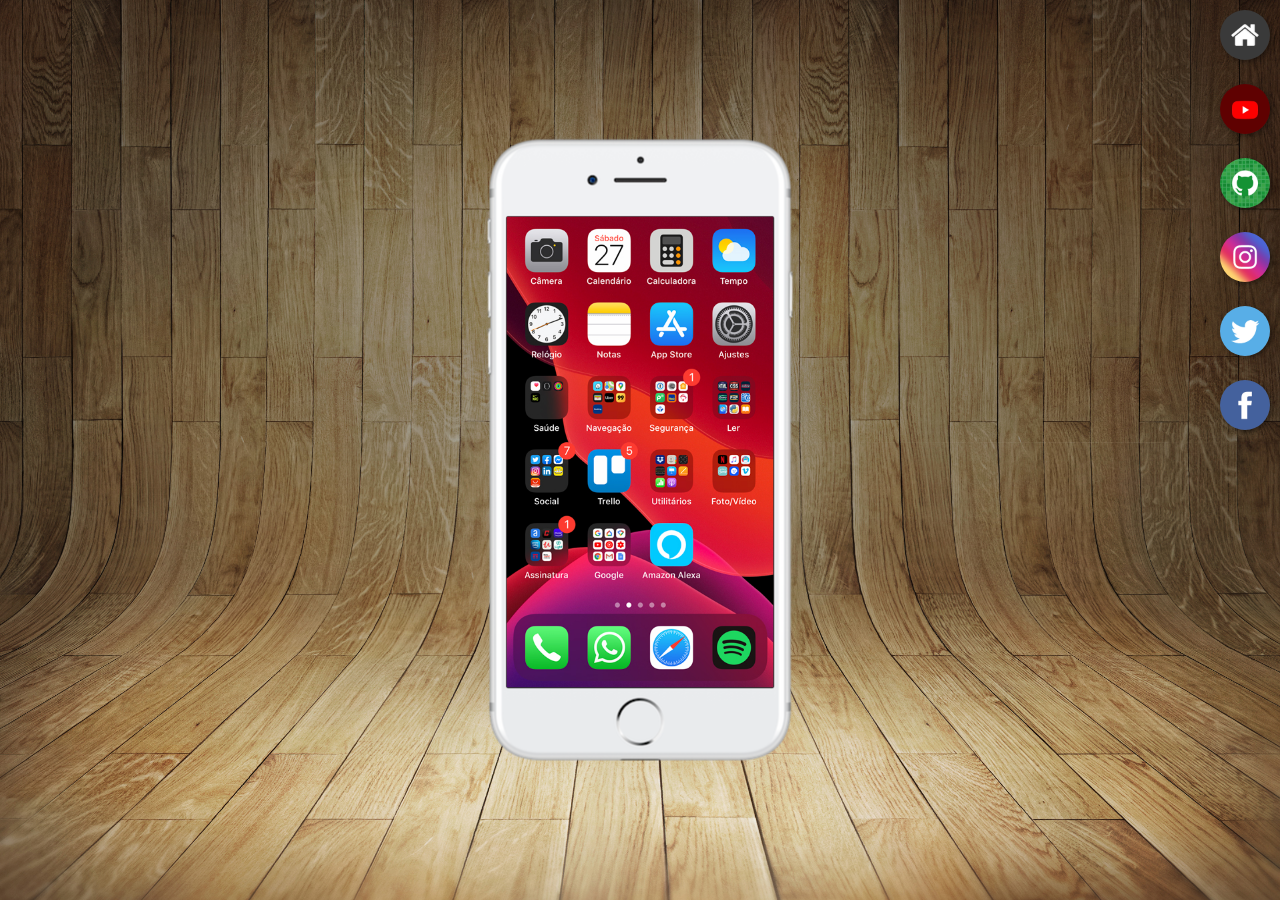
<file: index.html>
<!DOCTYPE html>
<html lang="pt-br">
<head>
    <meta charset="UTF-8">
    <meta http-equiv="X-UA-Compatible" content="IE=edge">
    <meta name="viewport" content="width=device-width, initial-scale=1.0">
    <link rel="shortcut icon" href="favicon.ico" type="image/x-icon
     ">
     <link rel="stylesheet" href="estilo/style.css">
    <title>Projeto Redes Sociais</title>
</head>
<body>
    <main>
        <section id="telefone">
            <iframe src="home.html" name="tela" id="tela" frameborder="0">
                Seu navegador não é compativel com isso.
            </iframe>
        </section>
        <section id="redes-sociais">
            <a href="home.html" target="tela"><img src="imagens/logo-home.jpg" alt=""></a><br>
            <a href="youtube.html" target="tela"><img src="imagens/logo-youtube.jpg" alt=""></a><br>
            <a href="github.html" target="tela"><img src="imagens/logo-github.jpg" alt=""></a><br>
            <a href="instagram.html" target="tela"><img src="imagens/logo-instagram.jpg" alt=""></a><br>
            <a href="twitter.html" target="tela"><img src="imagens/logo-twitter.jpg" alt=""></a><br>
            <a href="facebook.html" target="tela"><img src="imagens/logo-facebook.jpg" alt=""></a><br>
        </section>
    </main>
</body>
</html>
</file>
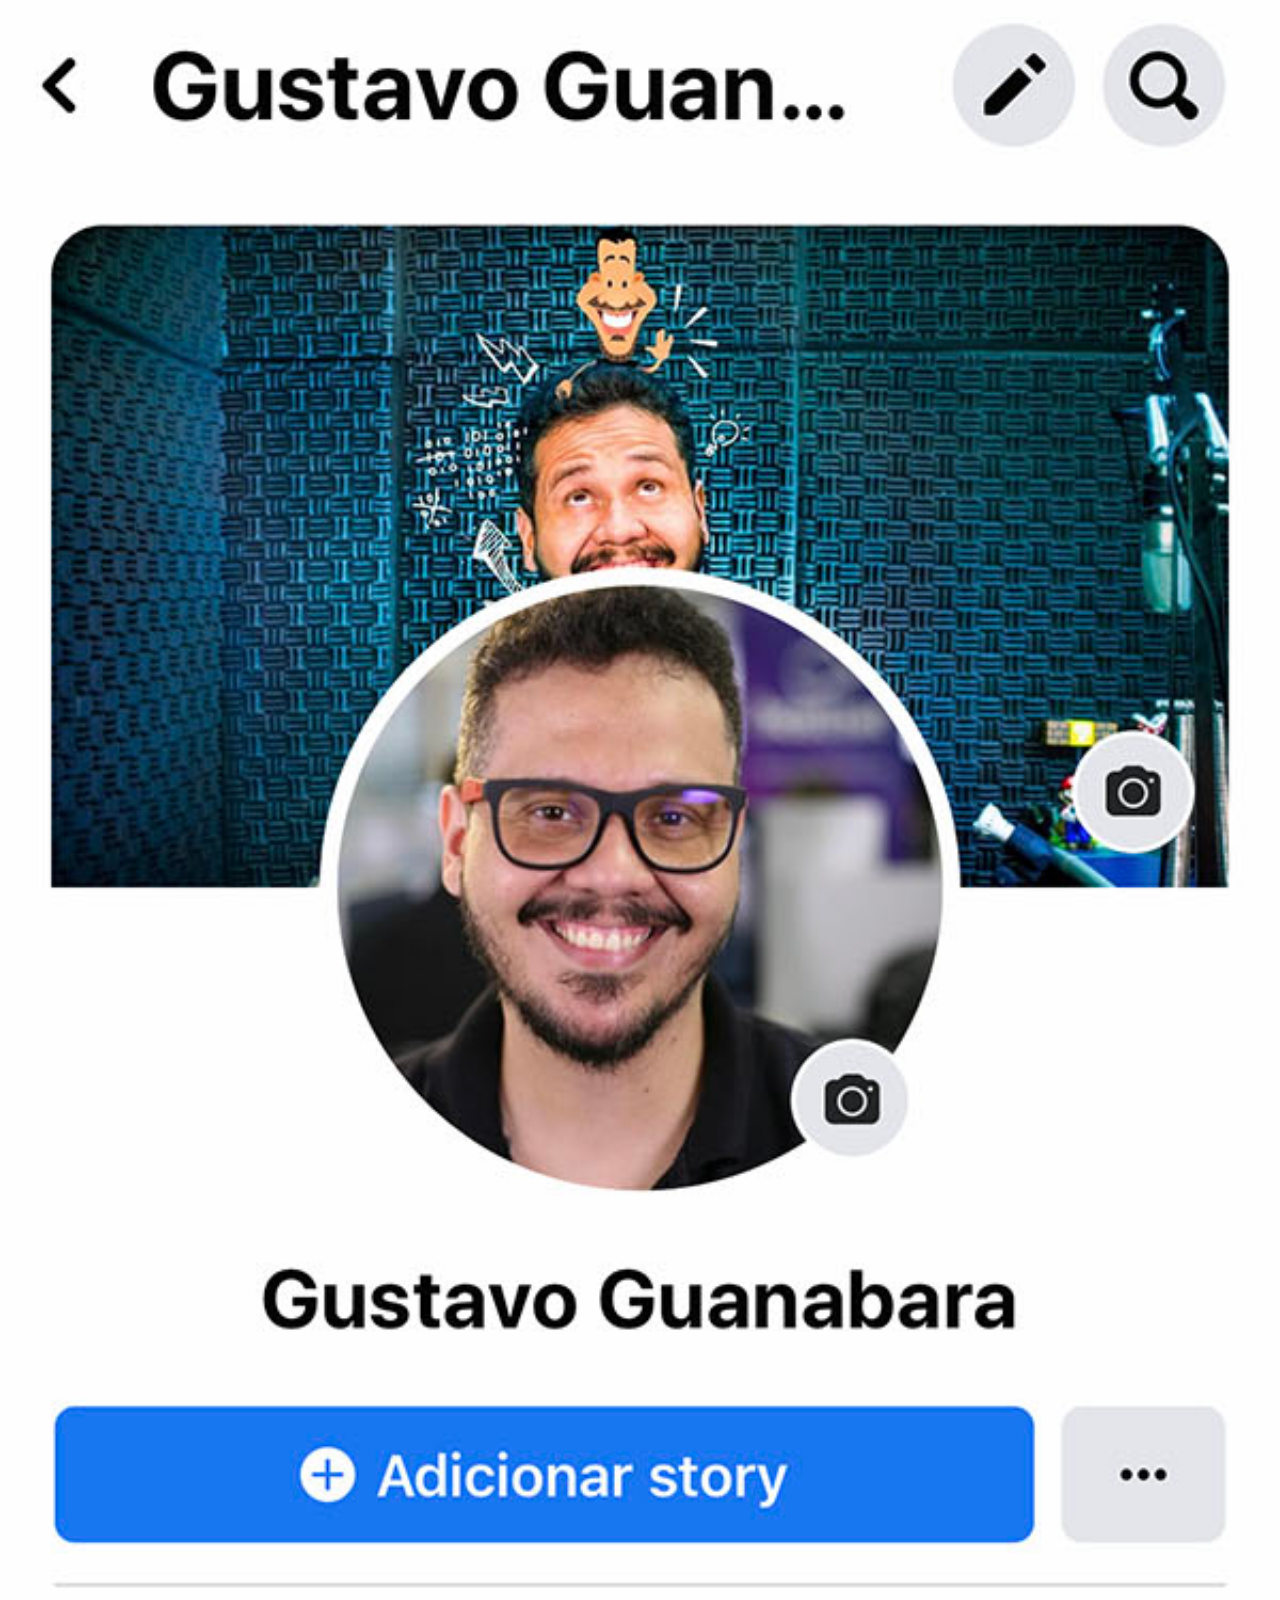
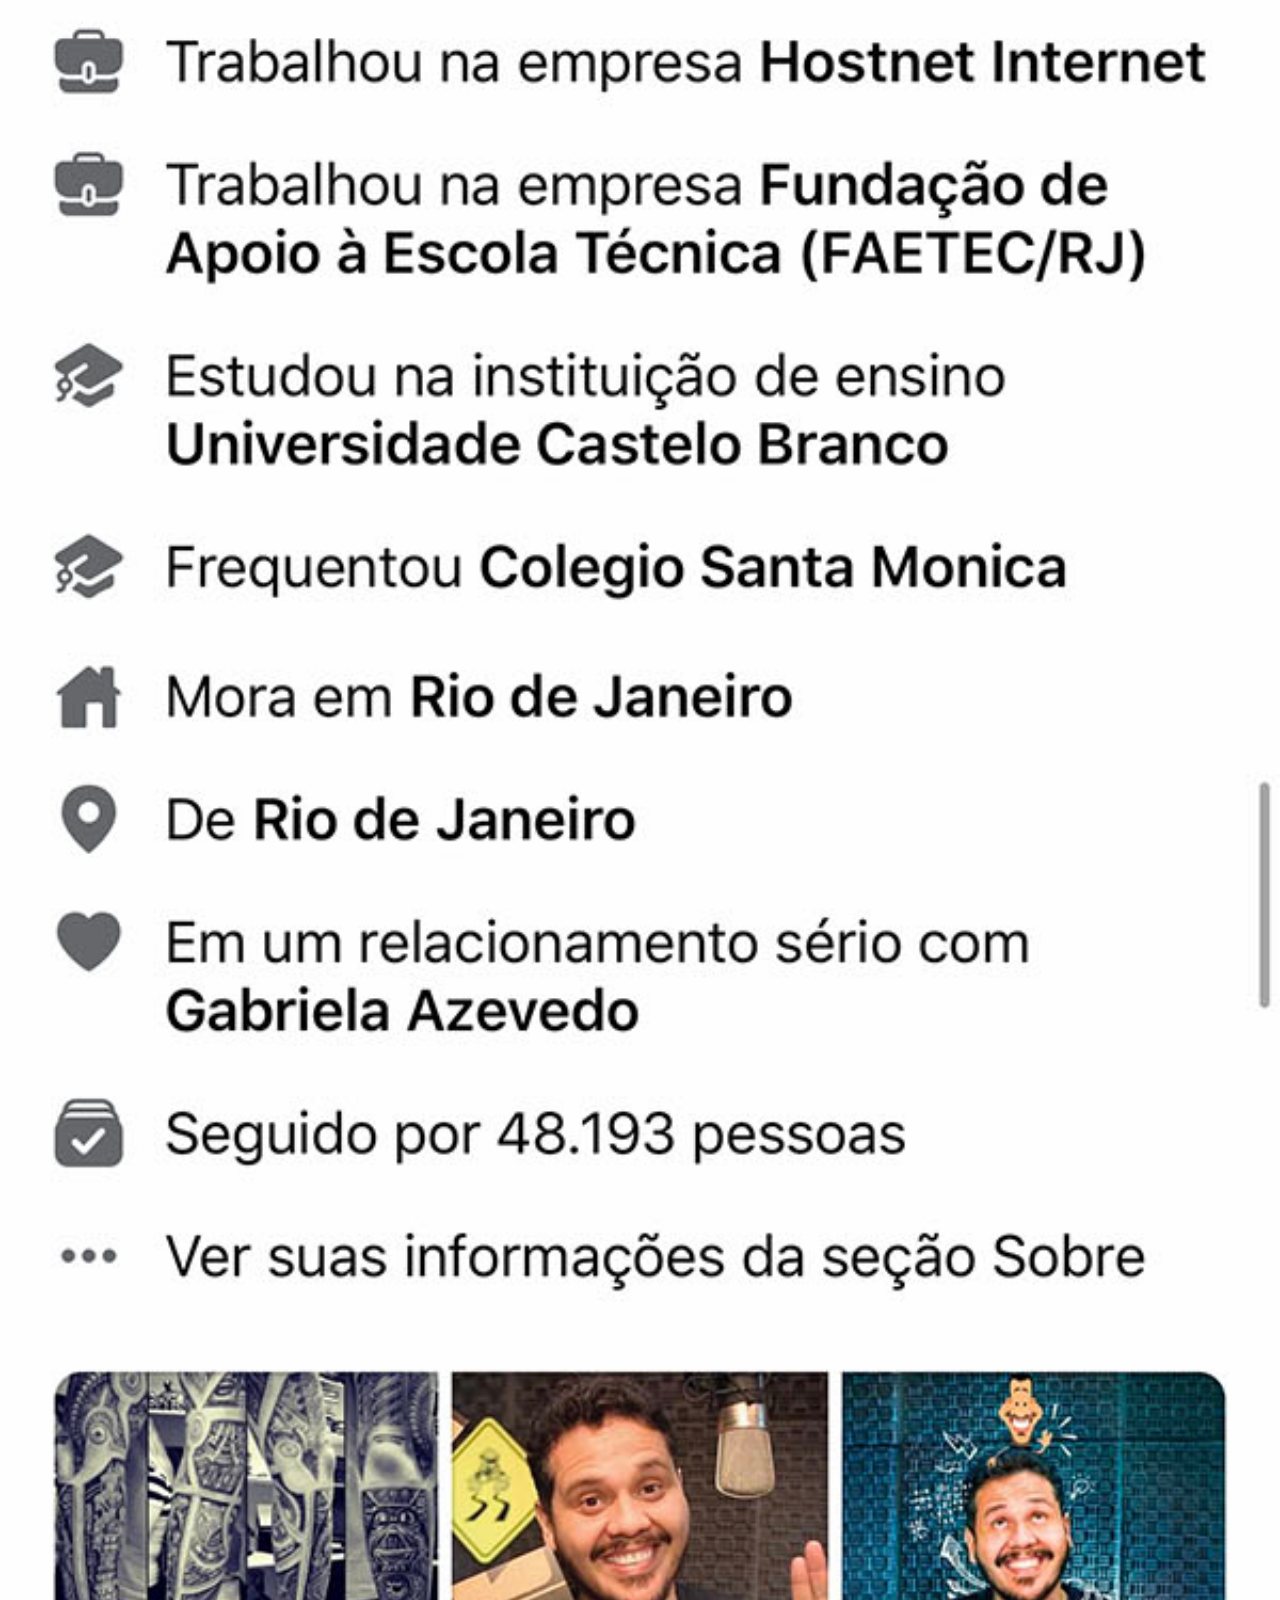
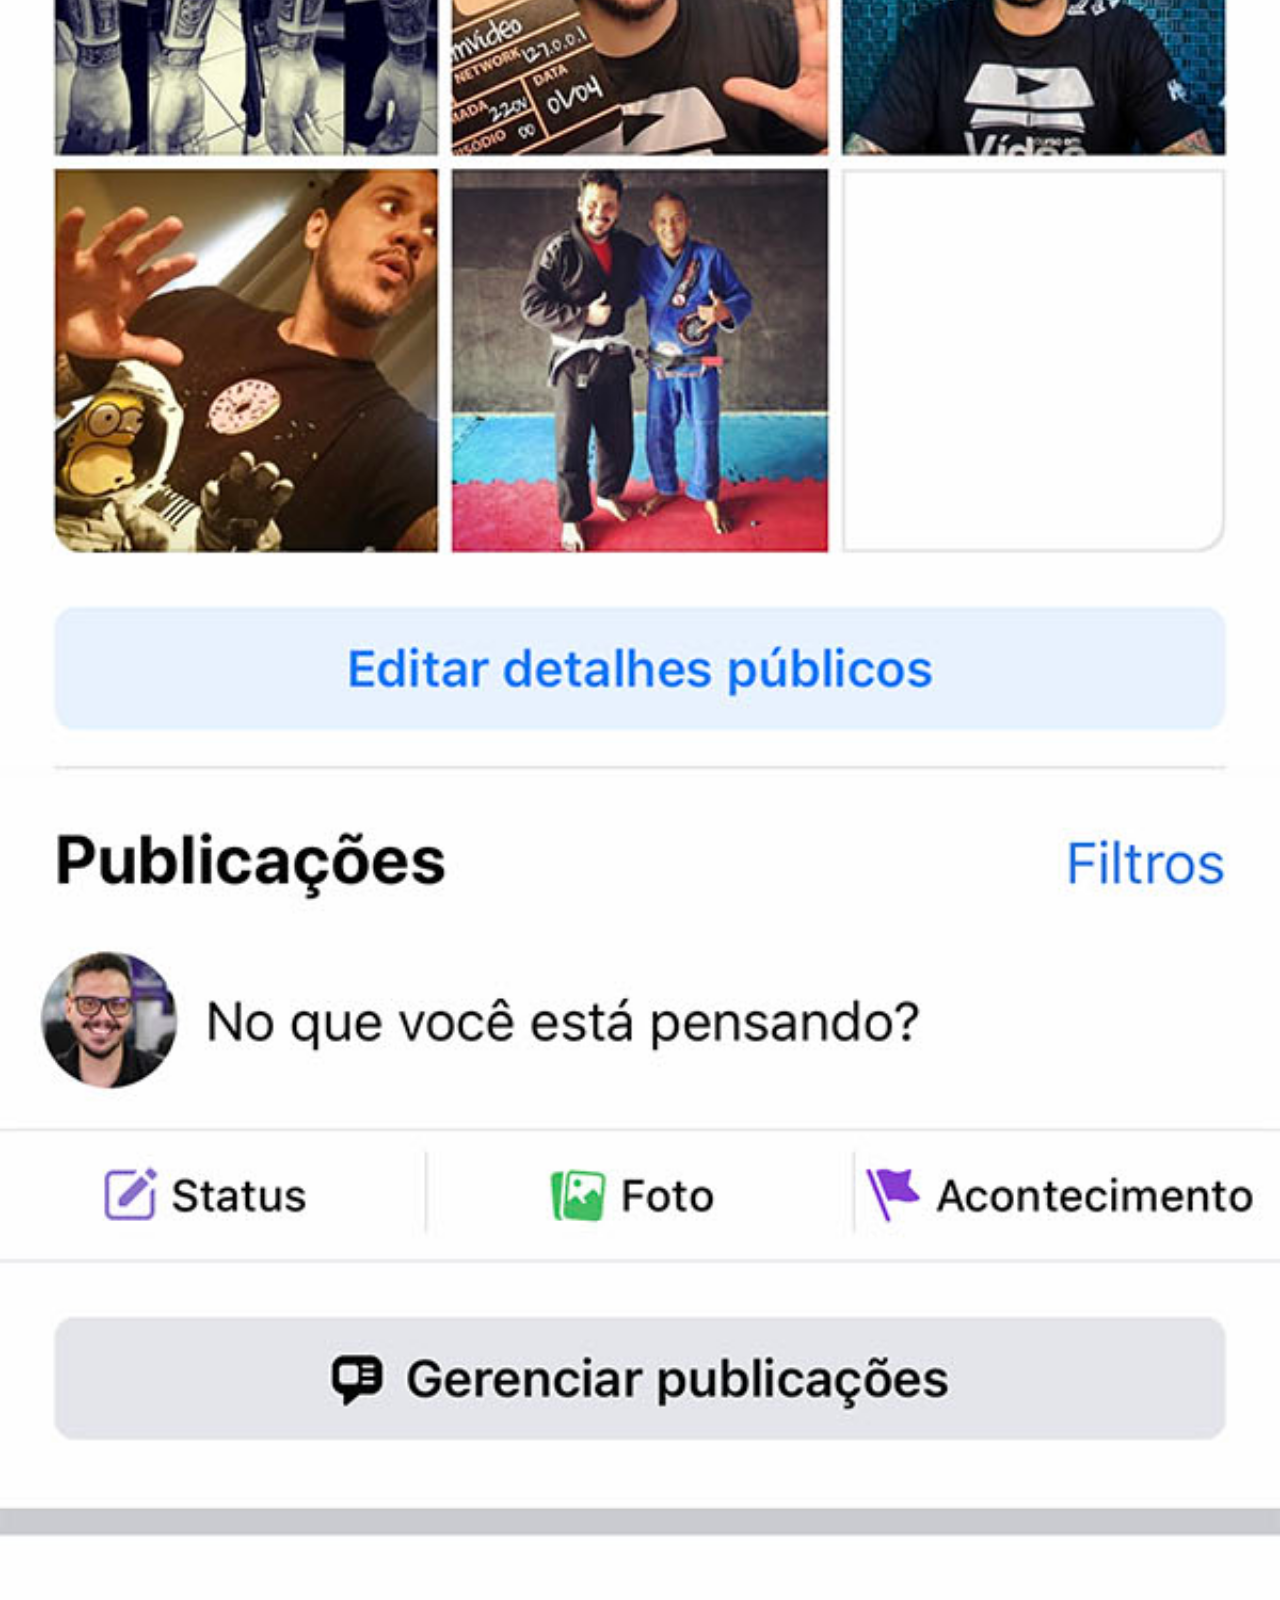
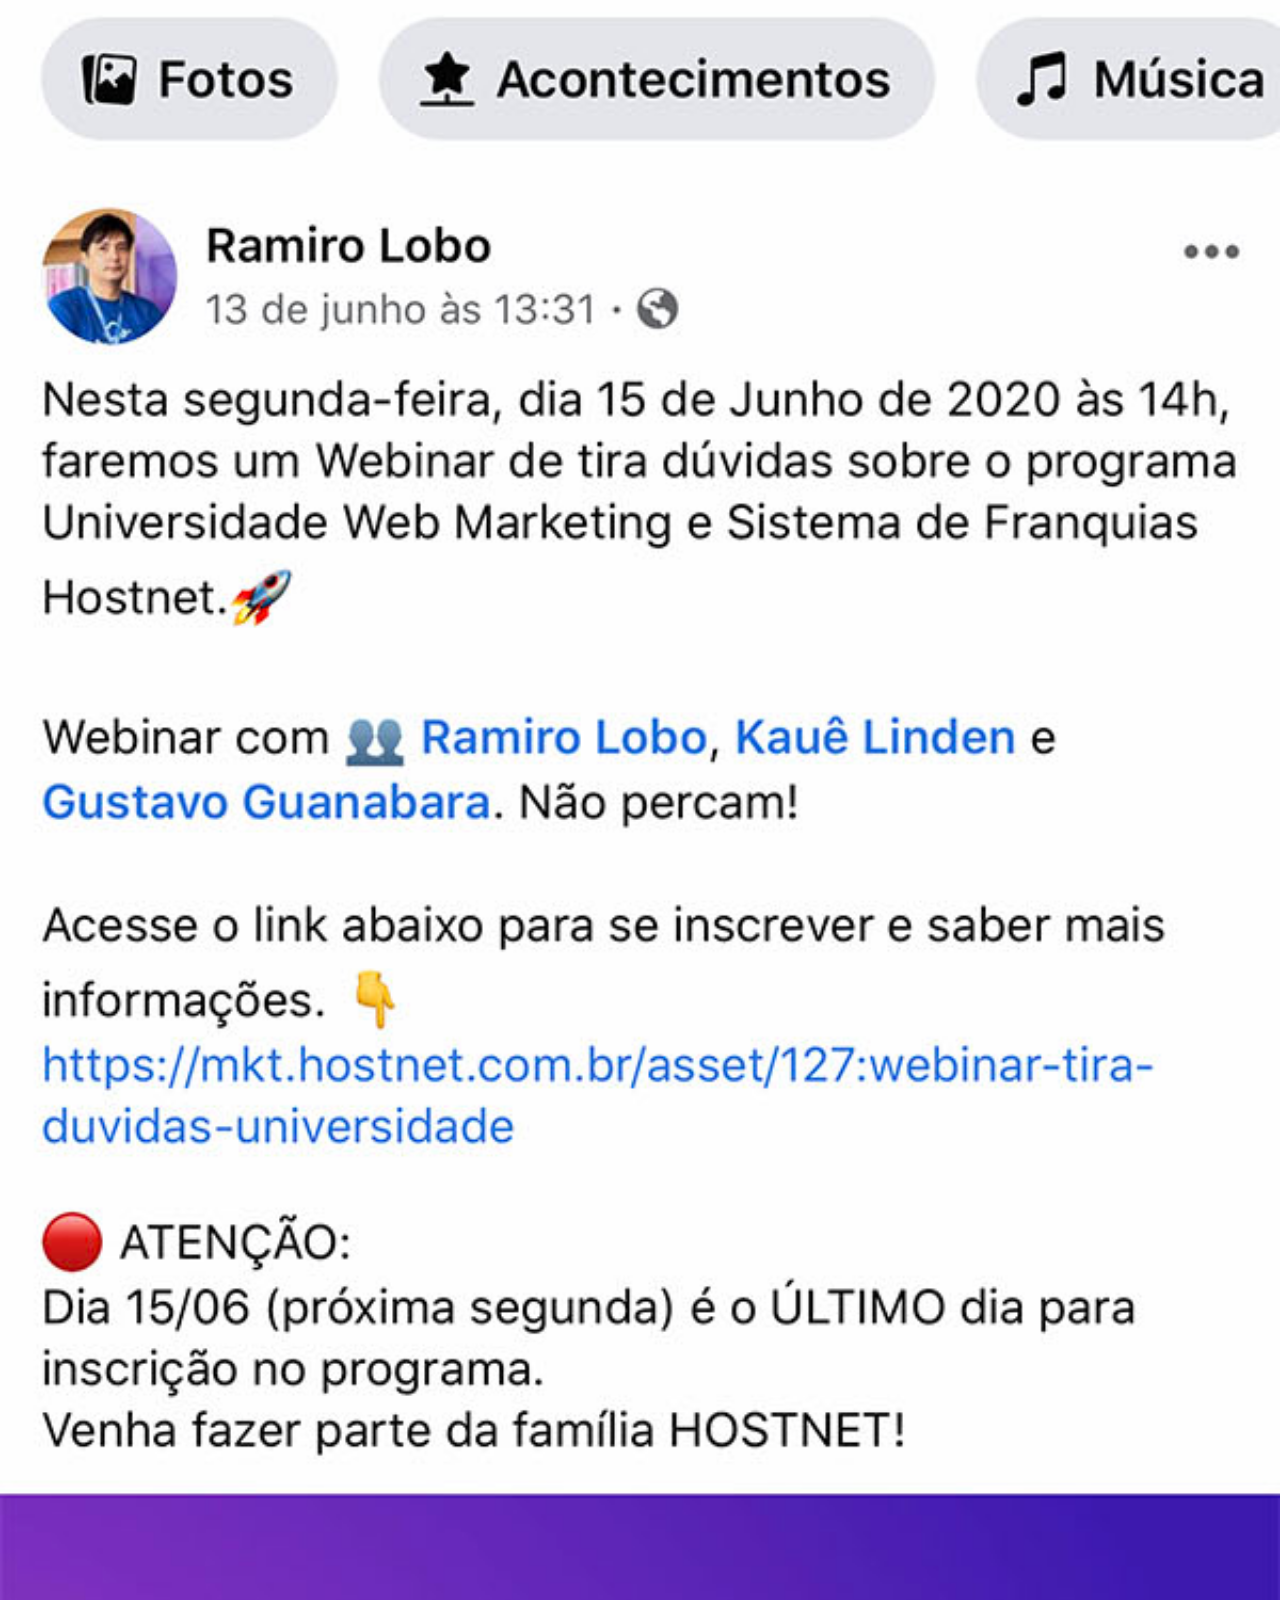
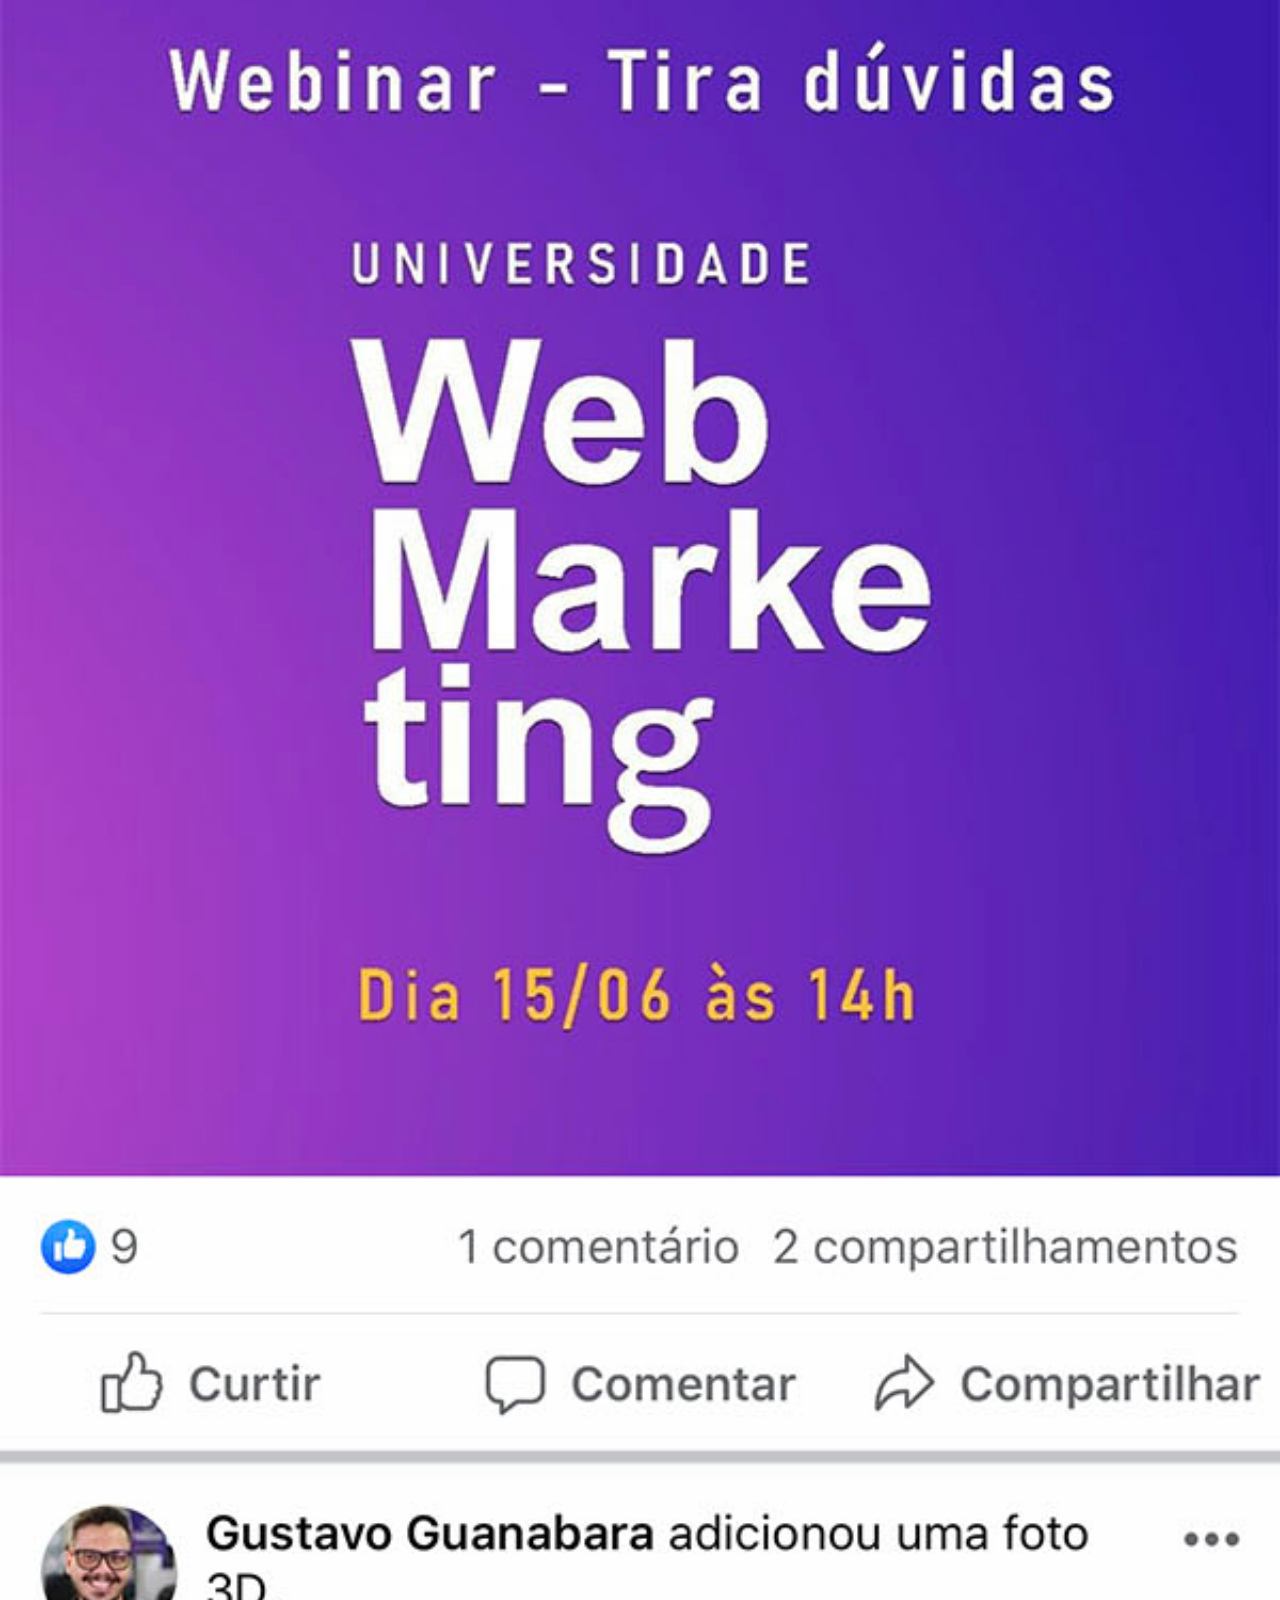
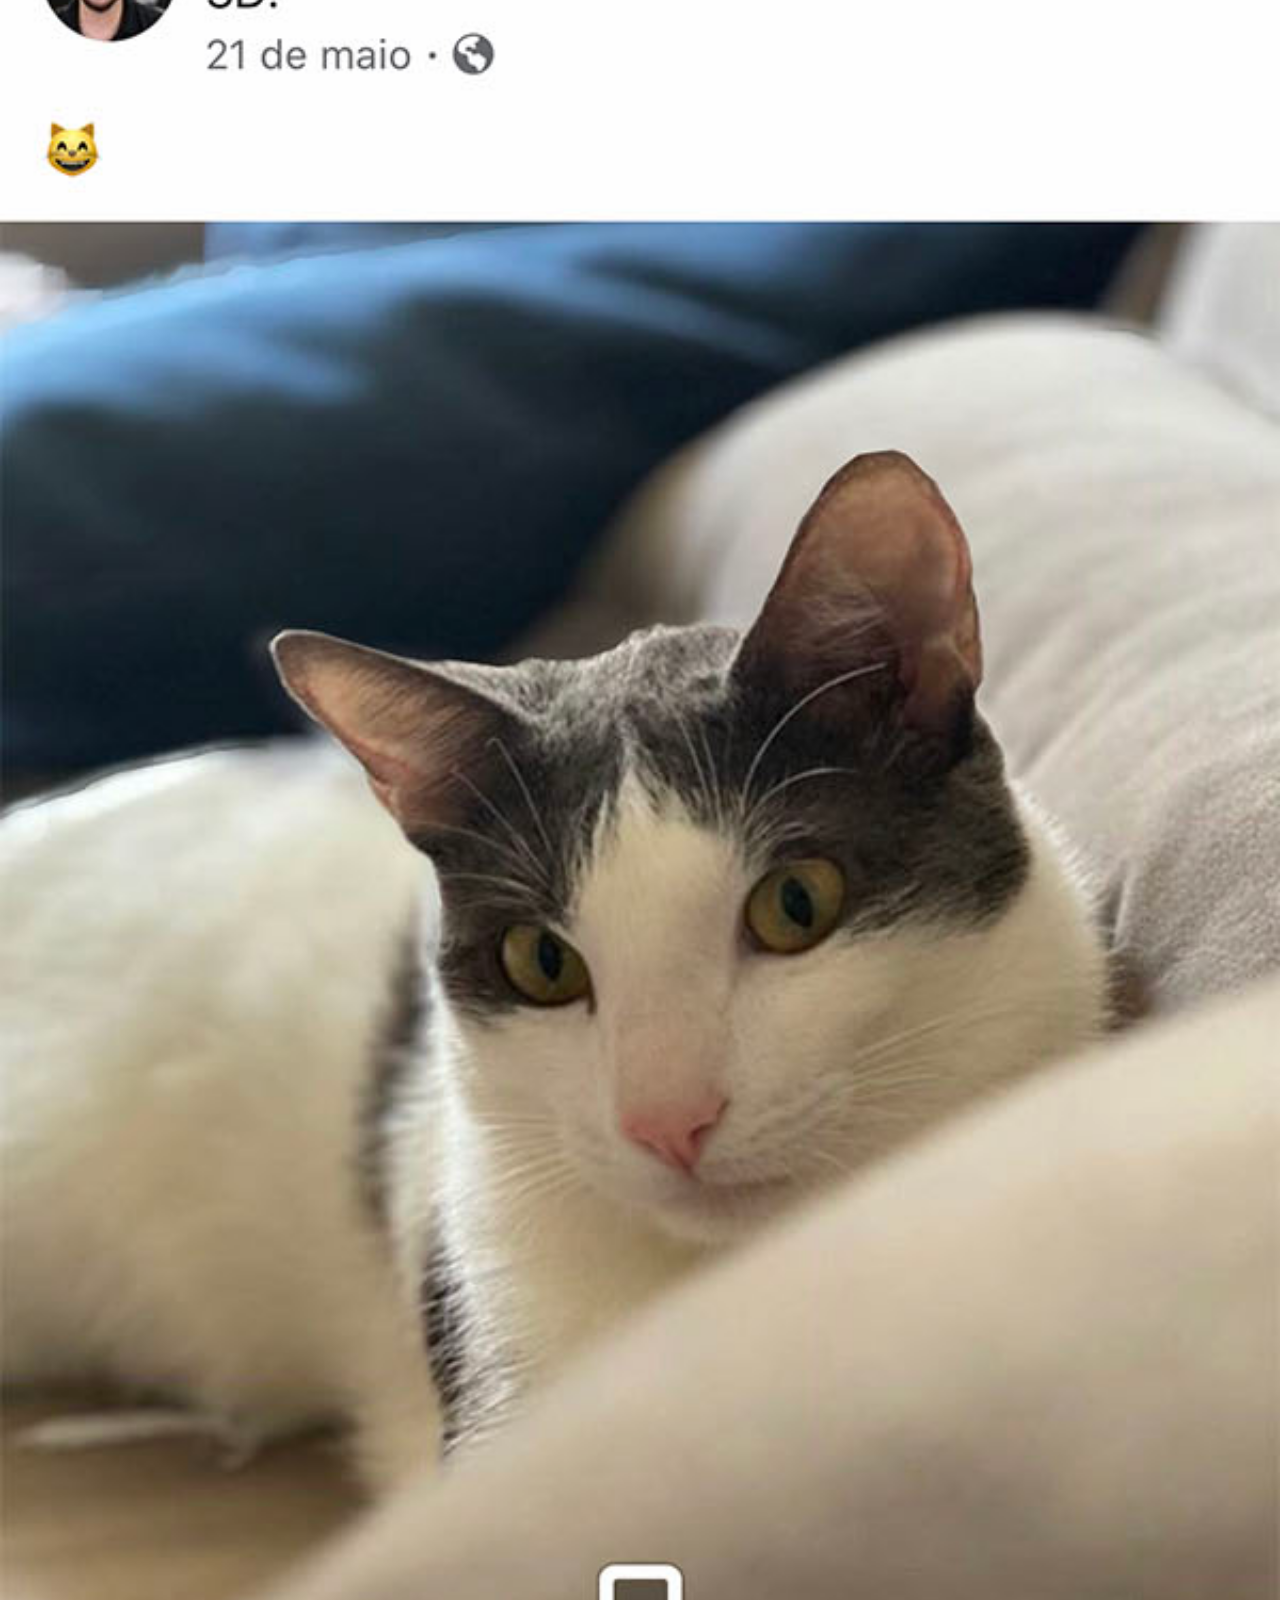
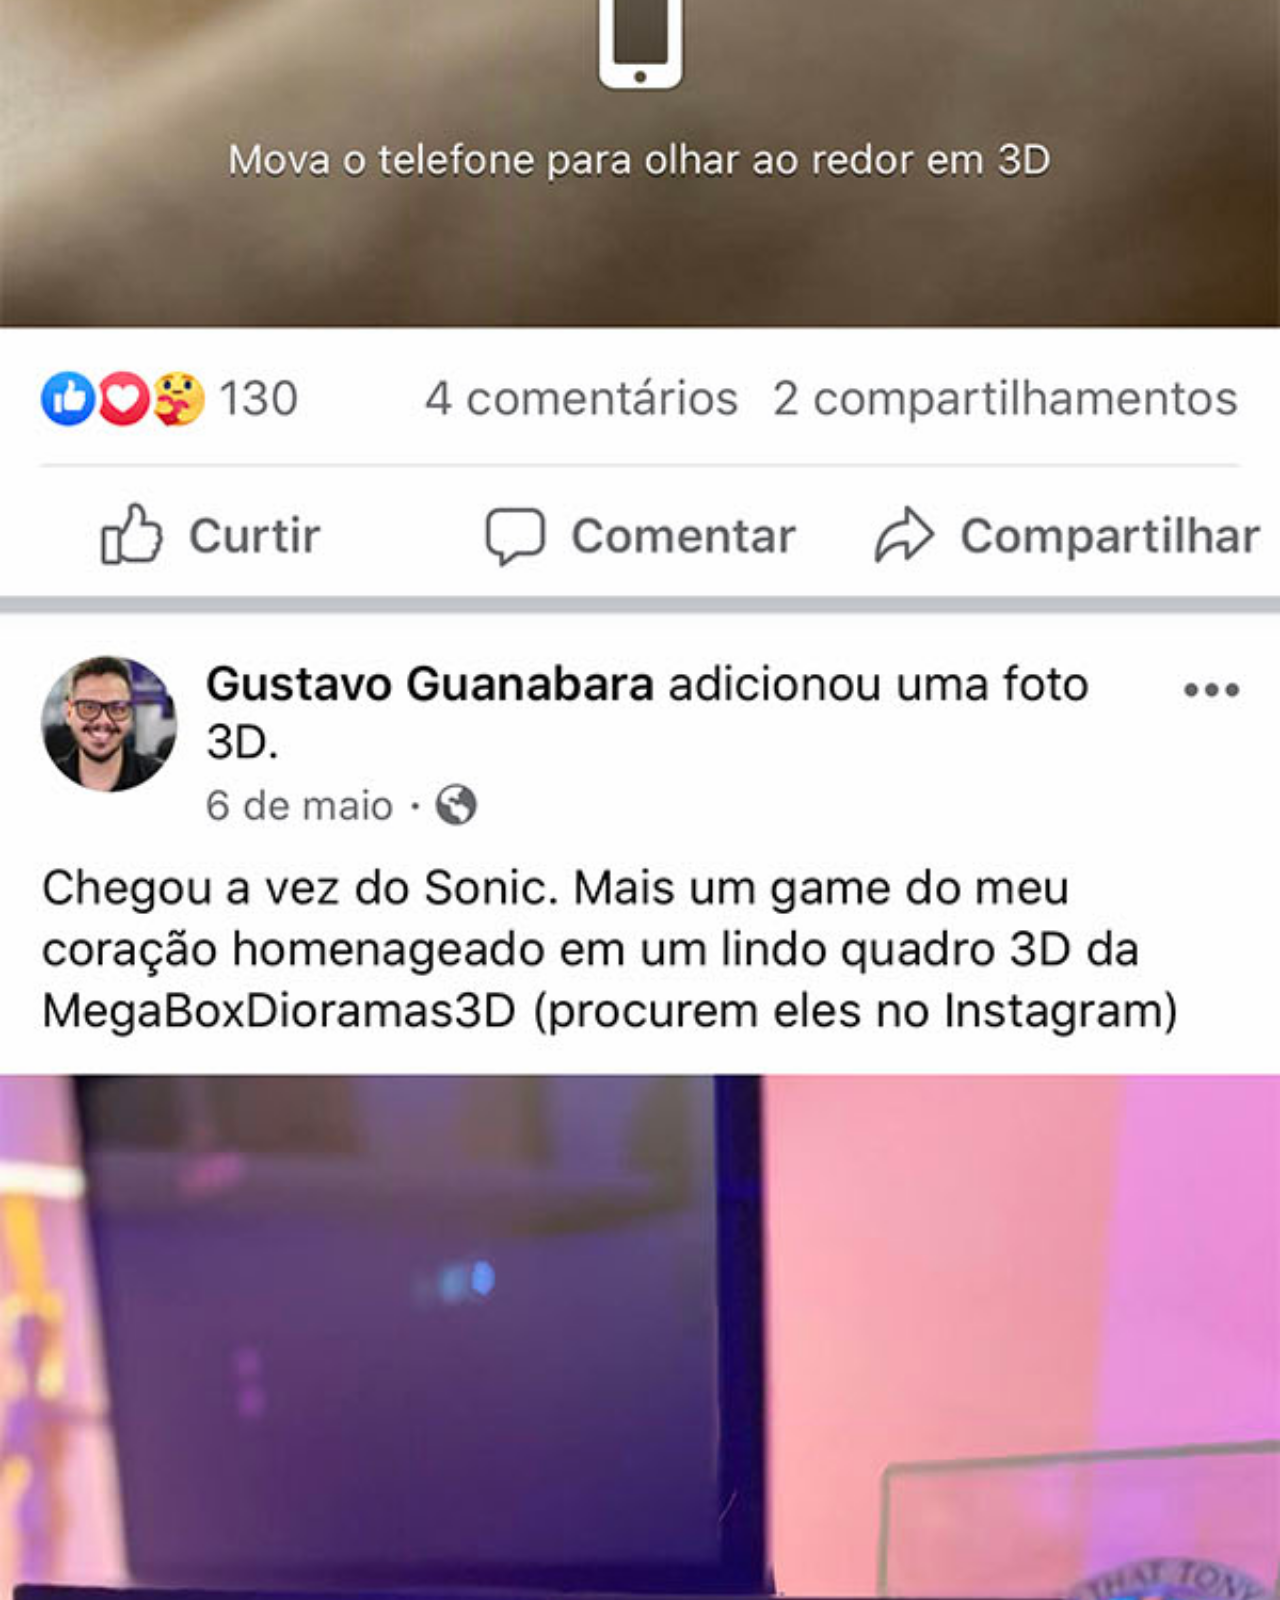
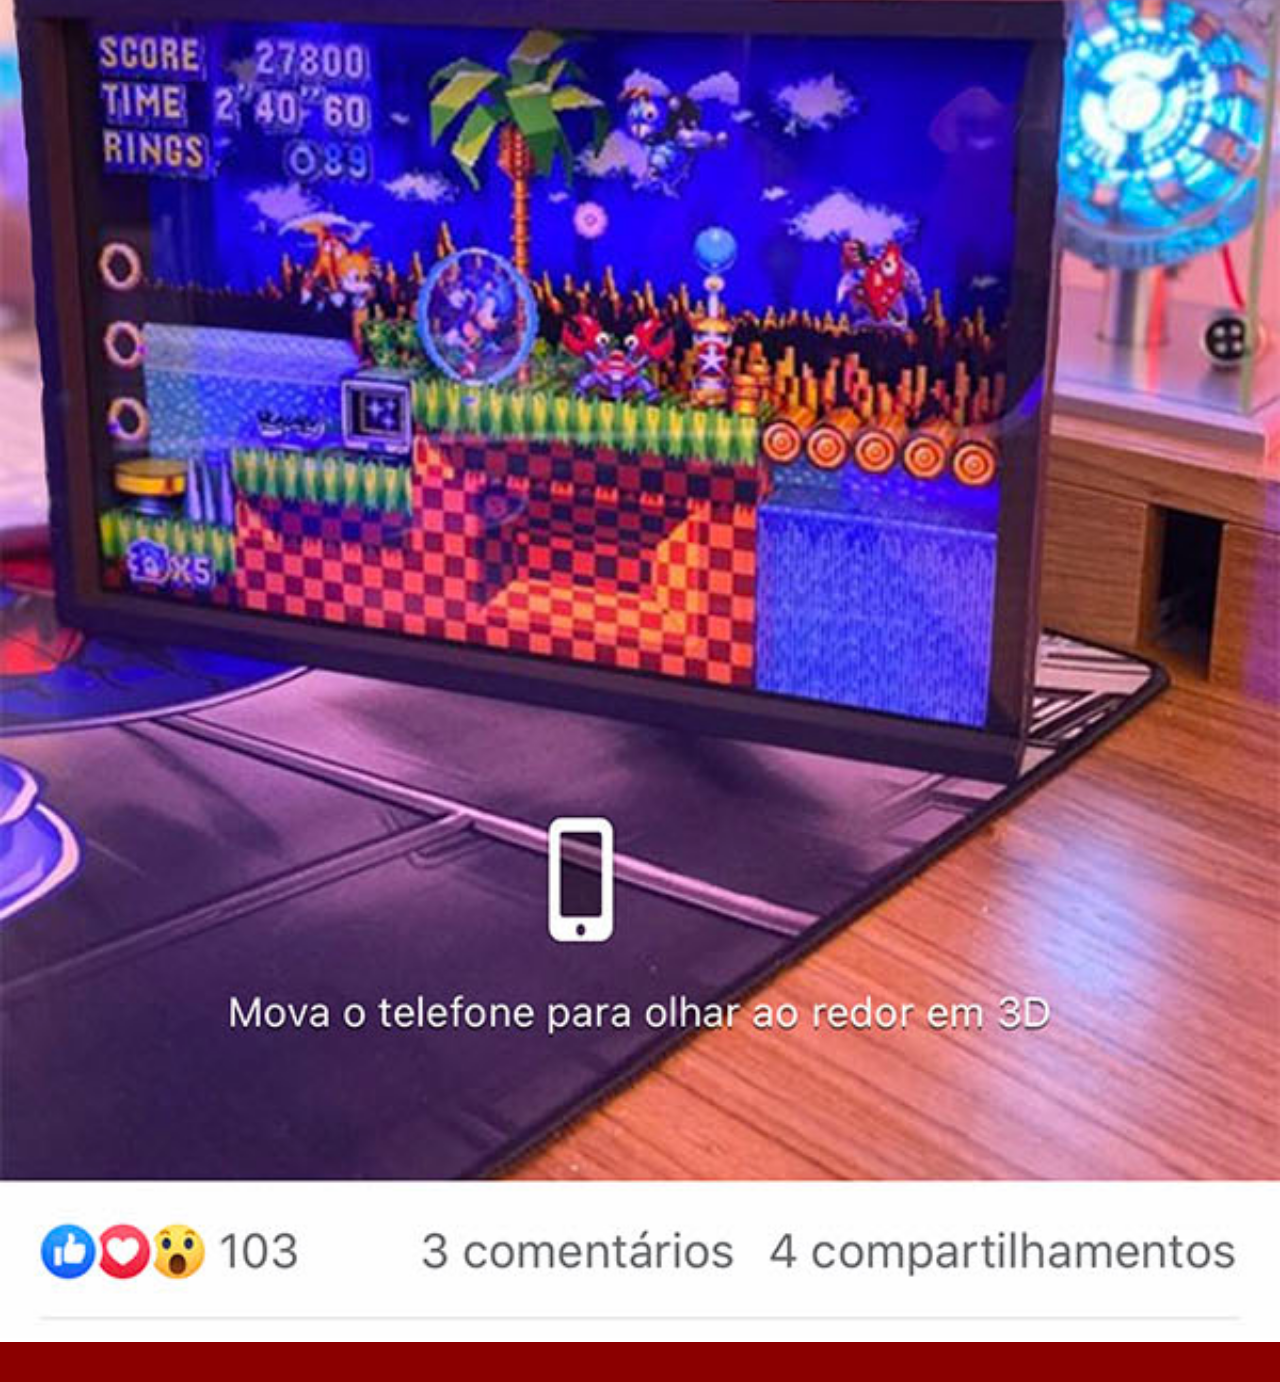
<file: facebook.html>
<!DOCTYPE html>
<html lang="tp-br">
<head>
    <meta charset="UTF-8">
    <meta name="viewport" content="width=device-width, initial-scale=1.0">
    <title>Facebook</title>
    <link rel="stylesheet" href="estilos/social.css">
</head>
<body>
    <img src="imagens/tela-facebook.jpg" alt="Facebook">
    <a href=""></a>
</body>
</html>
</file>
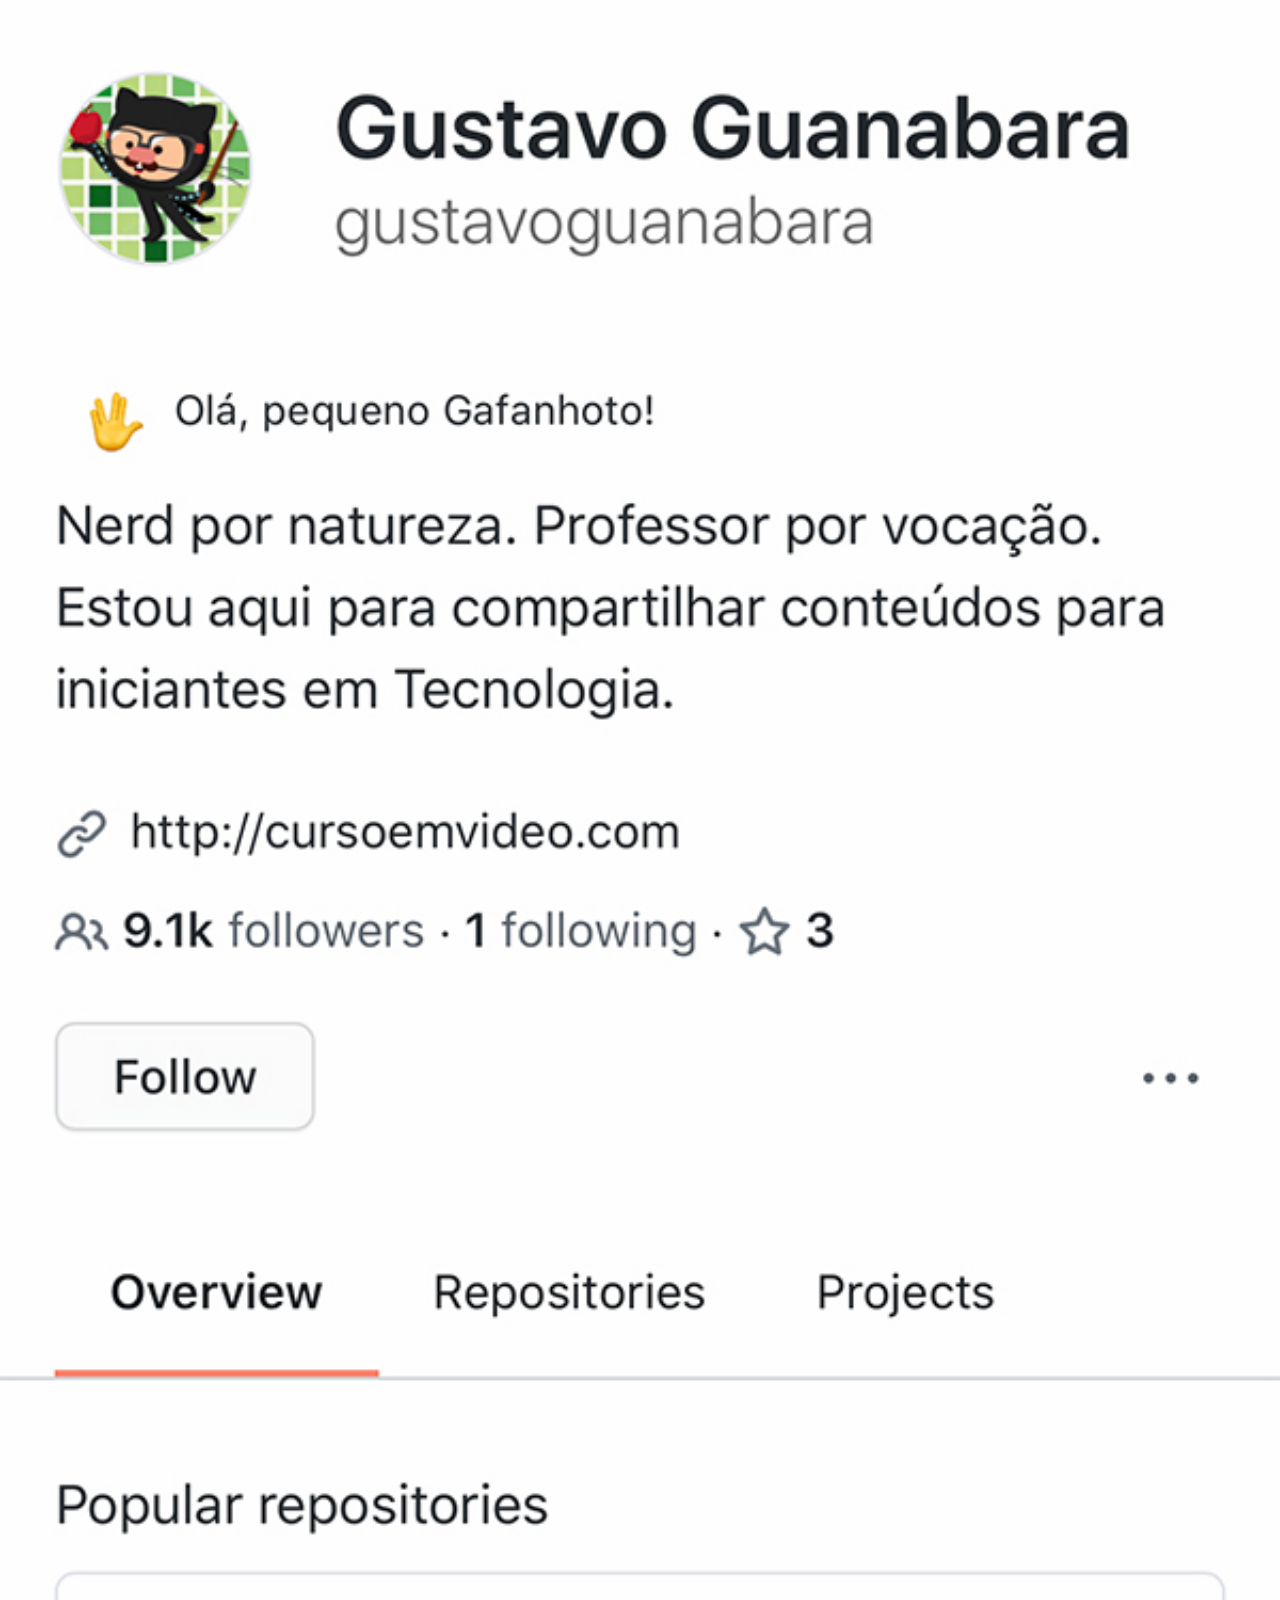
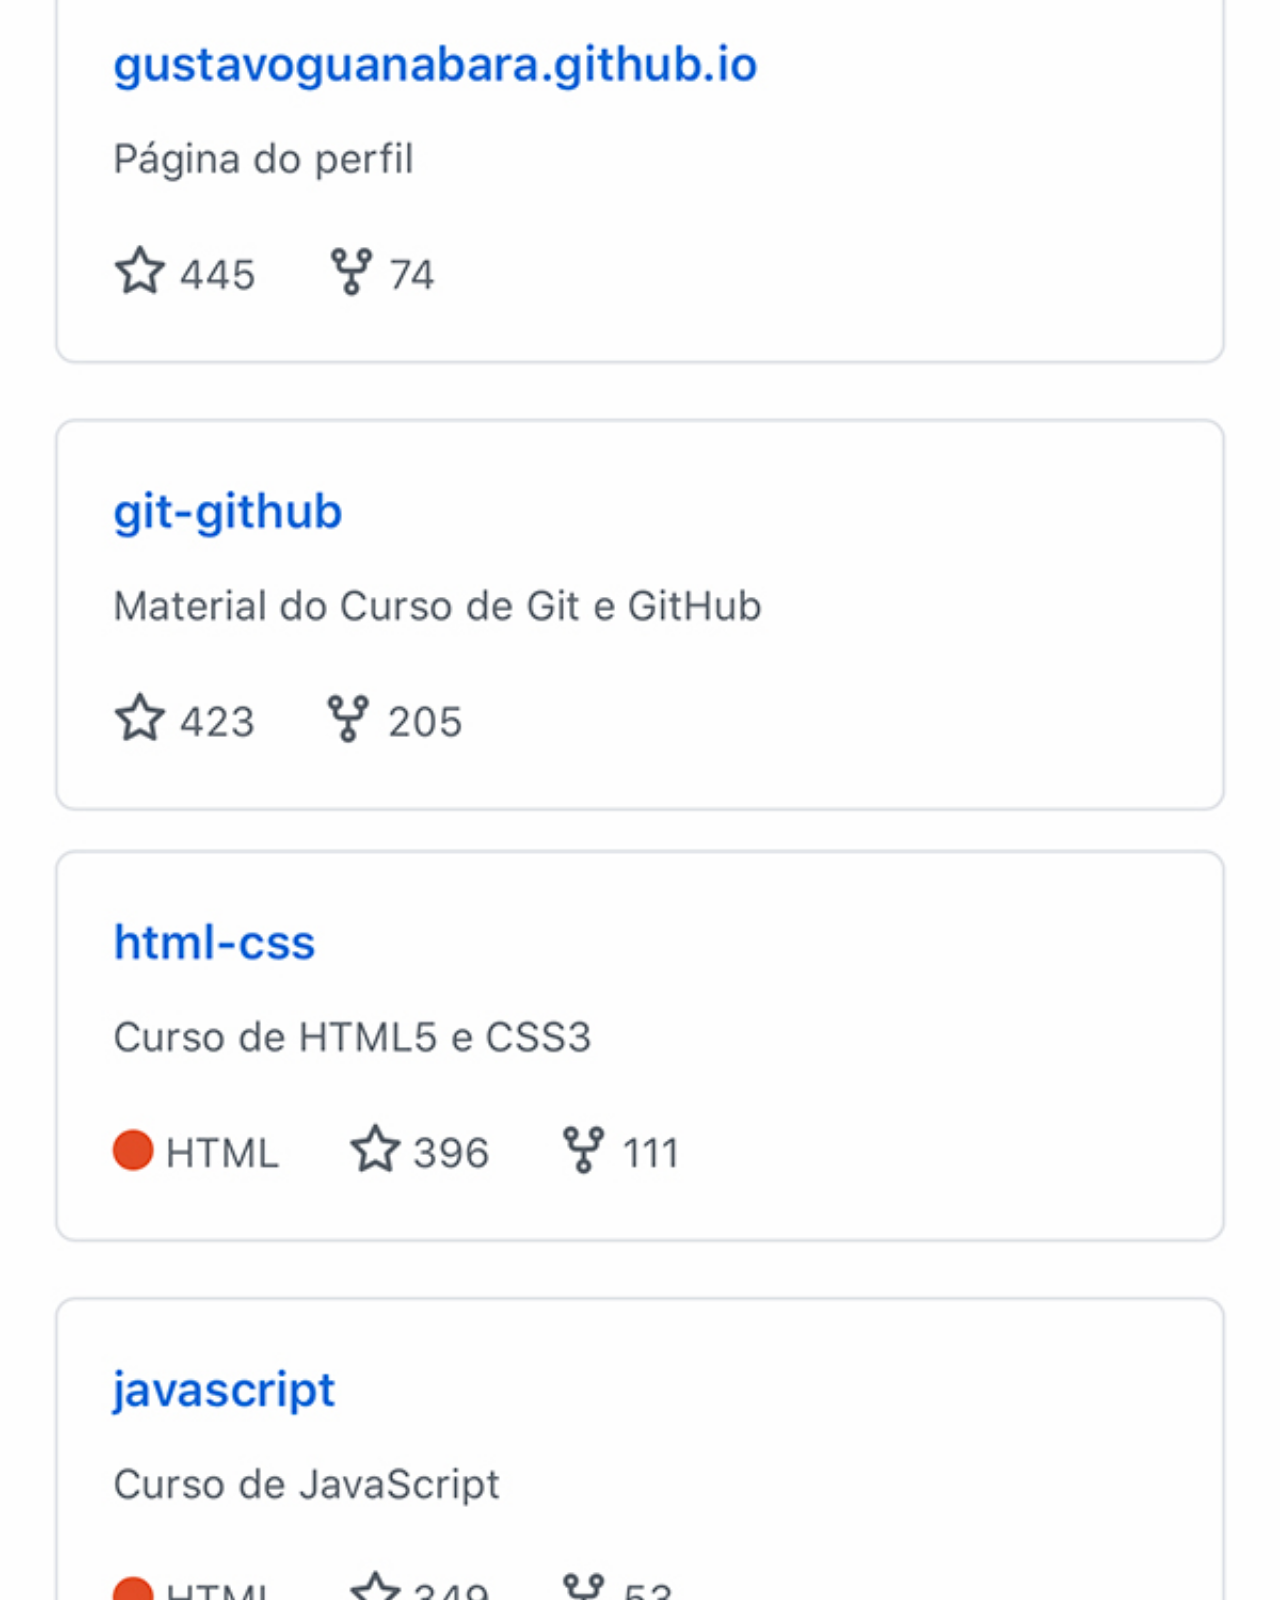
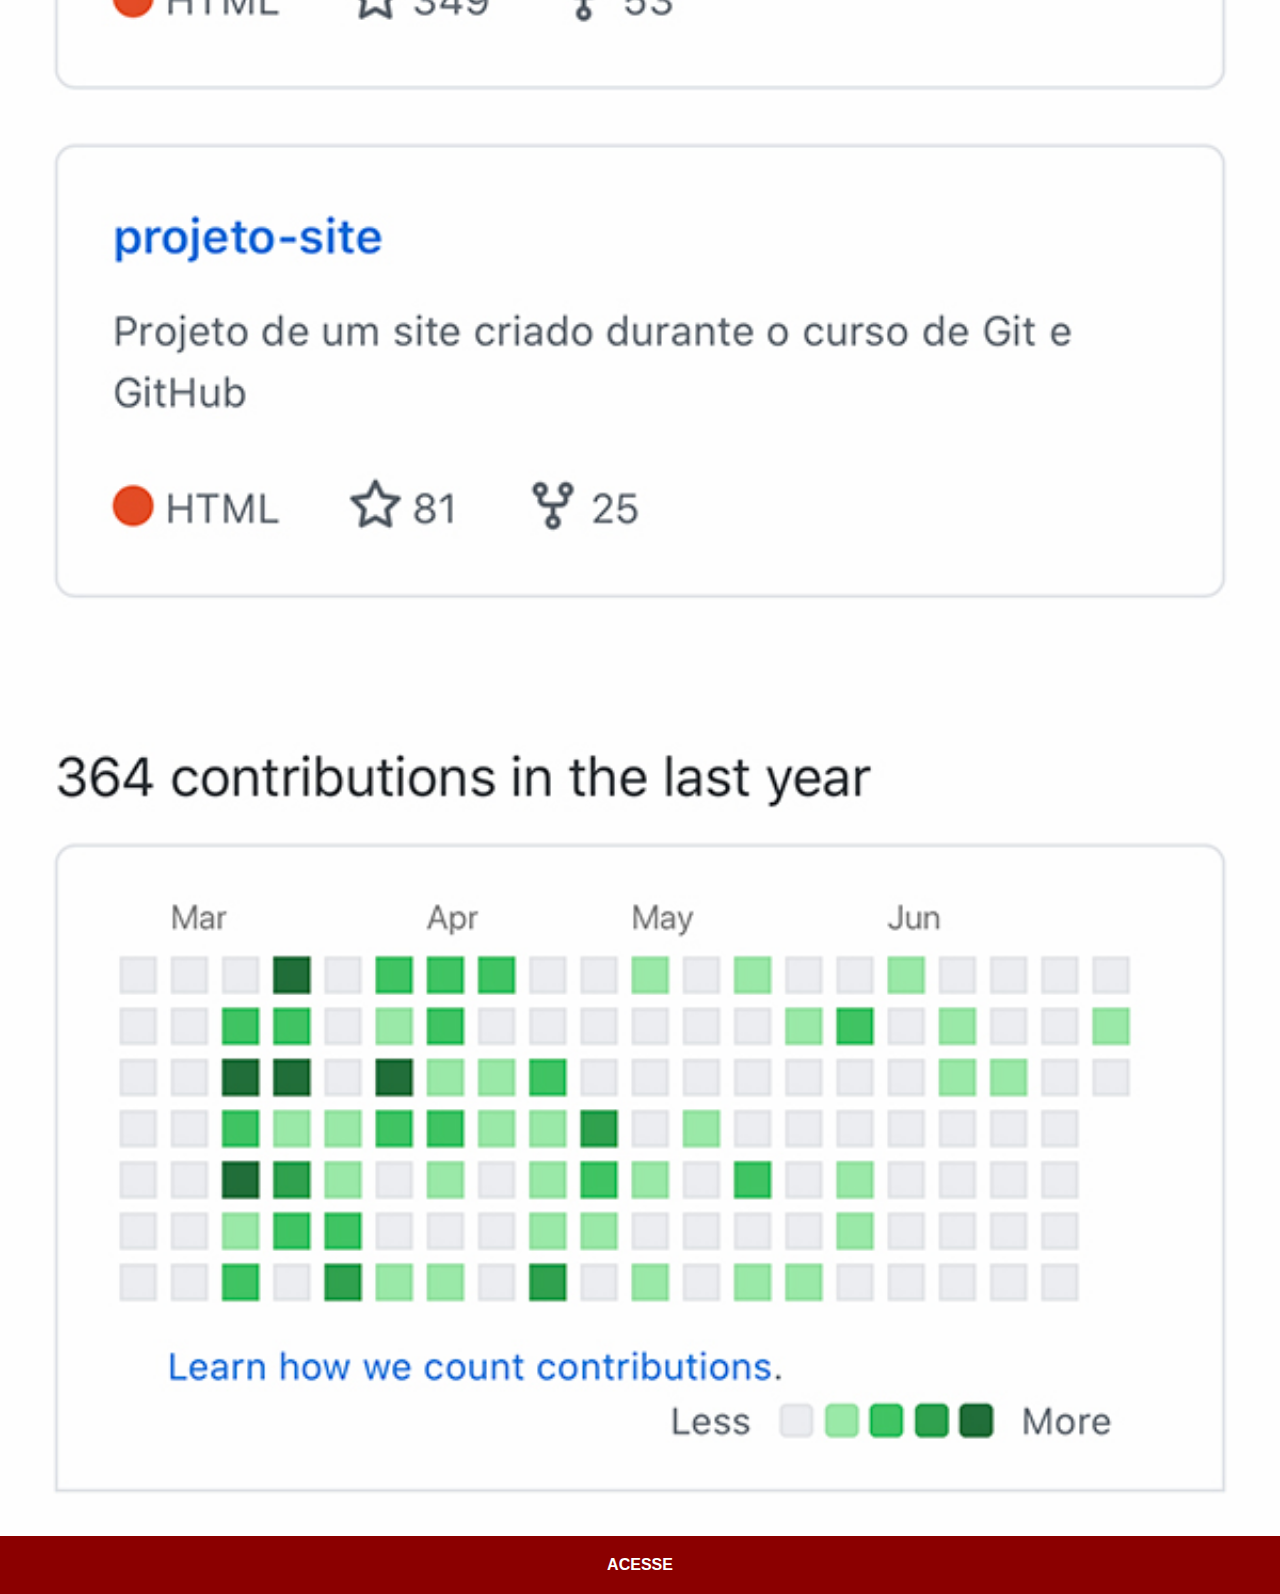
<file: github.html>
<!DOCTYPE html>
<html lang="pt-br">
<head>
    <meta charset="UTF-8">
    <meta name="viewport" content="width=device-width, initial-scale=1.0">
    <title>GitHub</title>
    <link rel="stylesheet" href="estilos/social.css">
</head>
<body>
    <img src="imagens/tela-github.jpg" alt="GitHub">
    <a href="https://github.com/gustavoguanabara/" target="_blank">ACESSE</a>
</body>
</html>
</file>
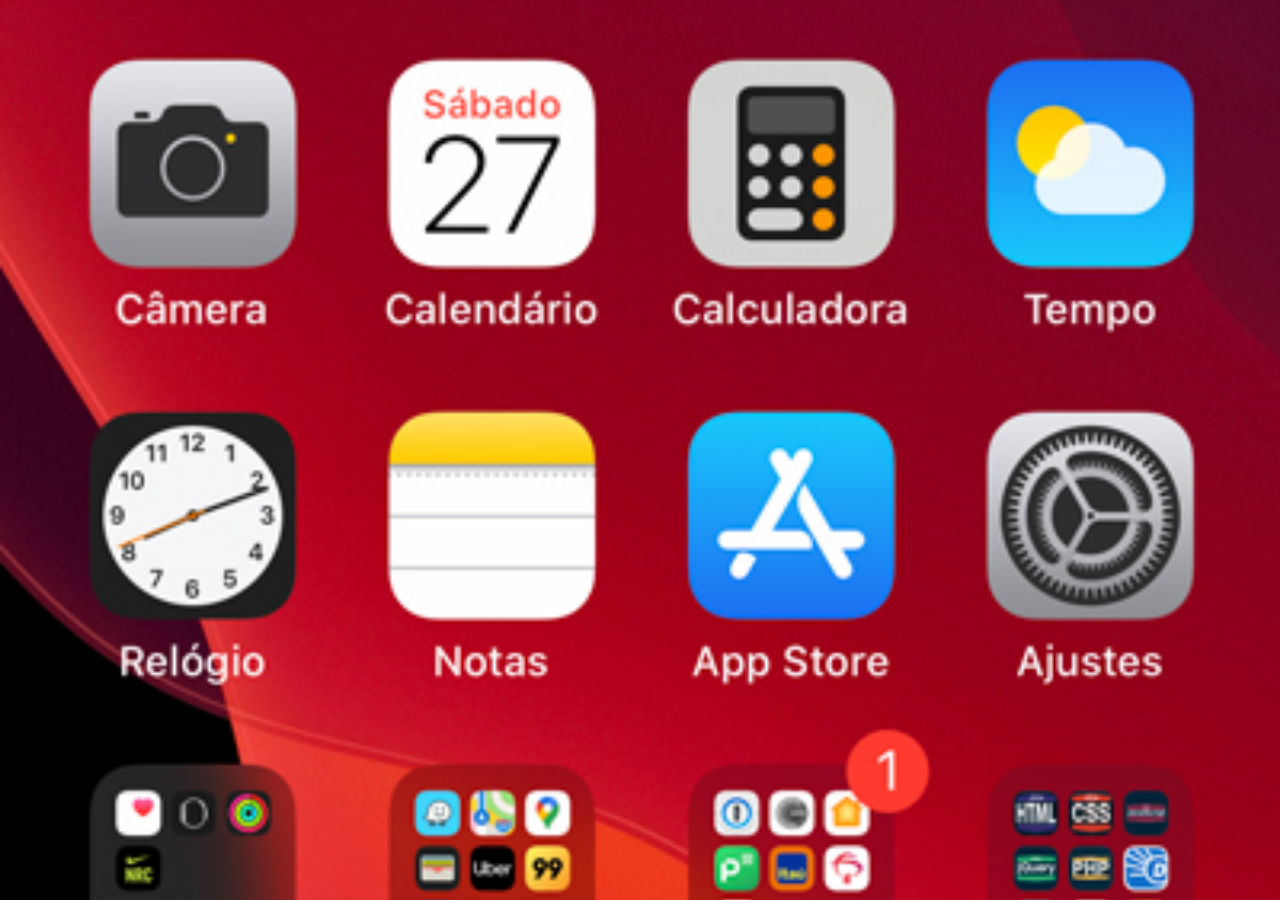
<file: home.html>
<!DOCTYPE html>
<html lang="pt-br">
<head>
    <meta charset="UTF-8">
    <meta name="viewport" content="width=device-width, initial-scale=1.0">
    <title>Home</title>
    <style>
        *{
            margin: 0px;
            padding: 0;
        }
        body{
            width: 100vw;
            height: 100vh;
            background: black url('imagens/tela-home.jpg') no-repeat top center;
            background-size: cover;
        }
    </style>
</head>
<body>
    
</body>
</html>
</file>
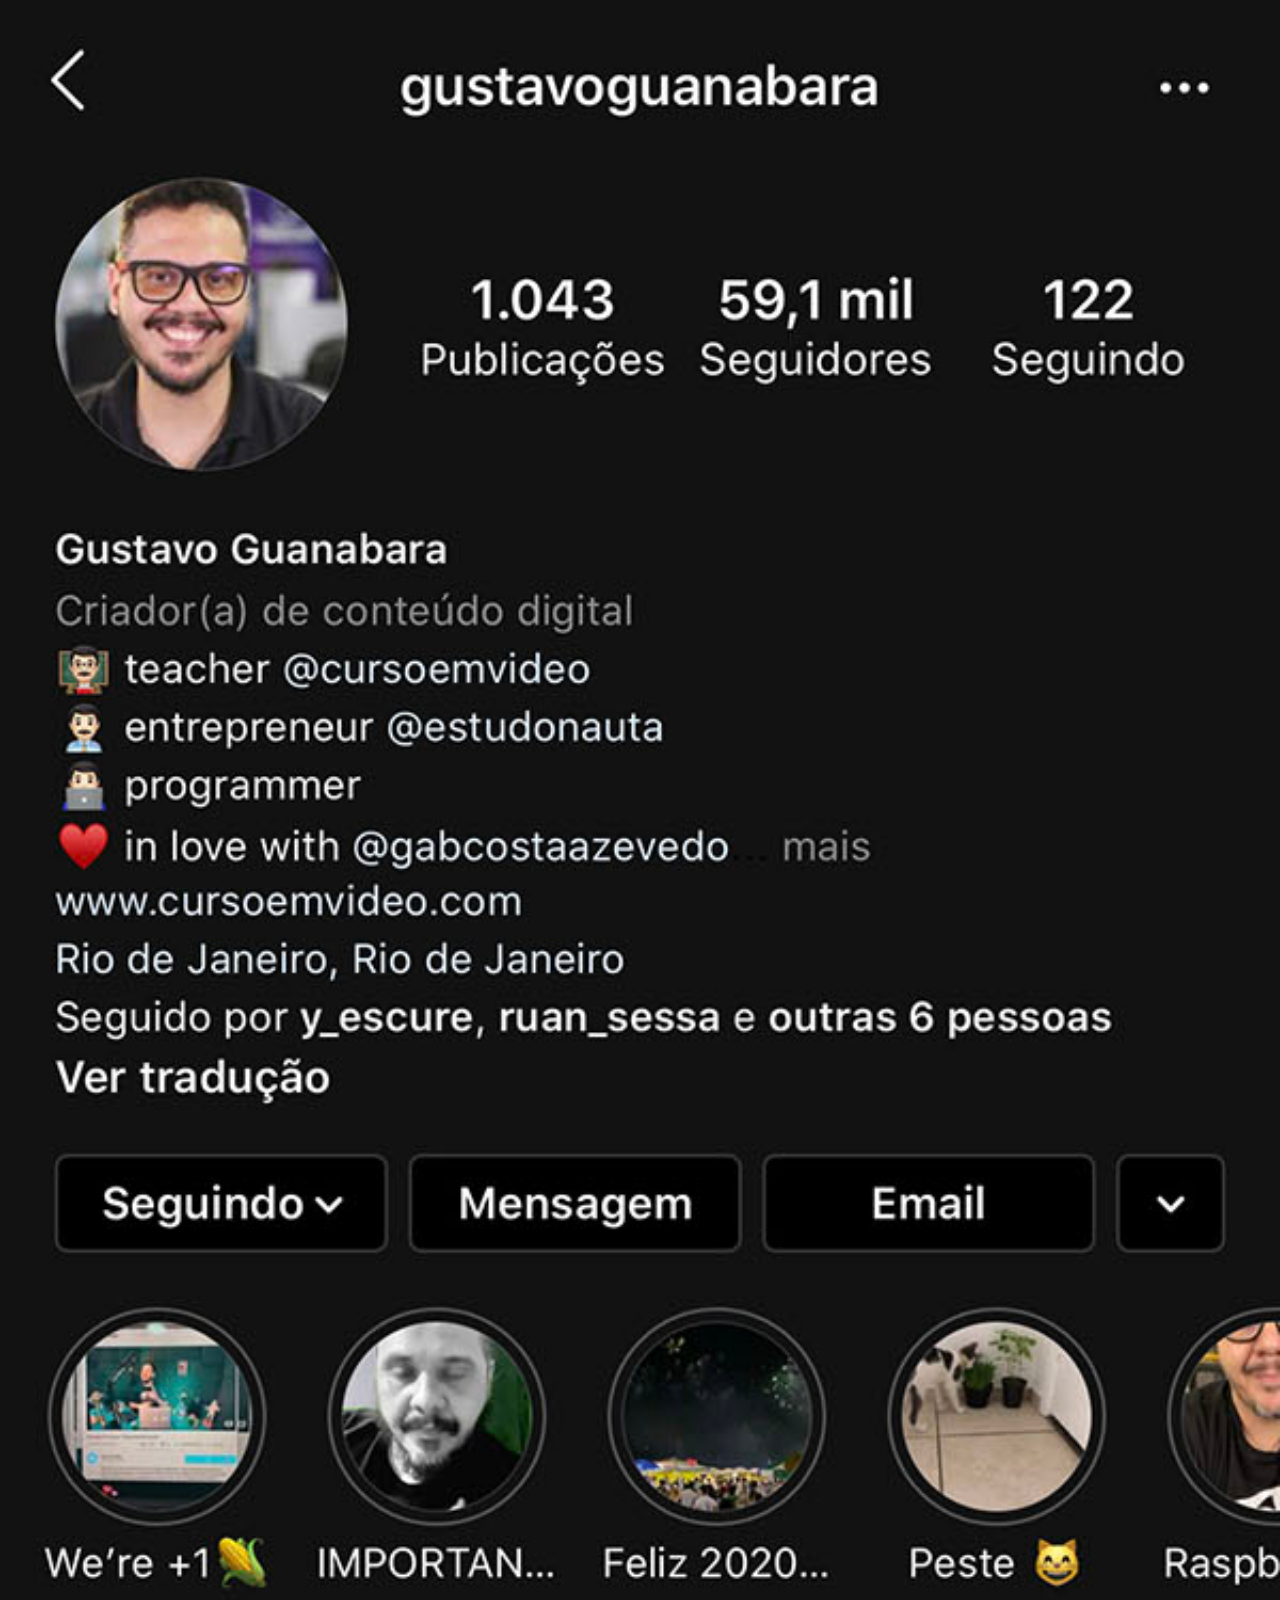
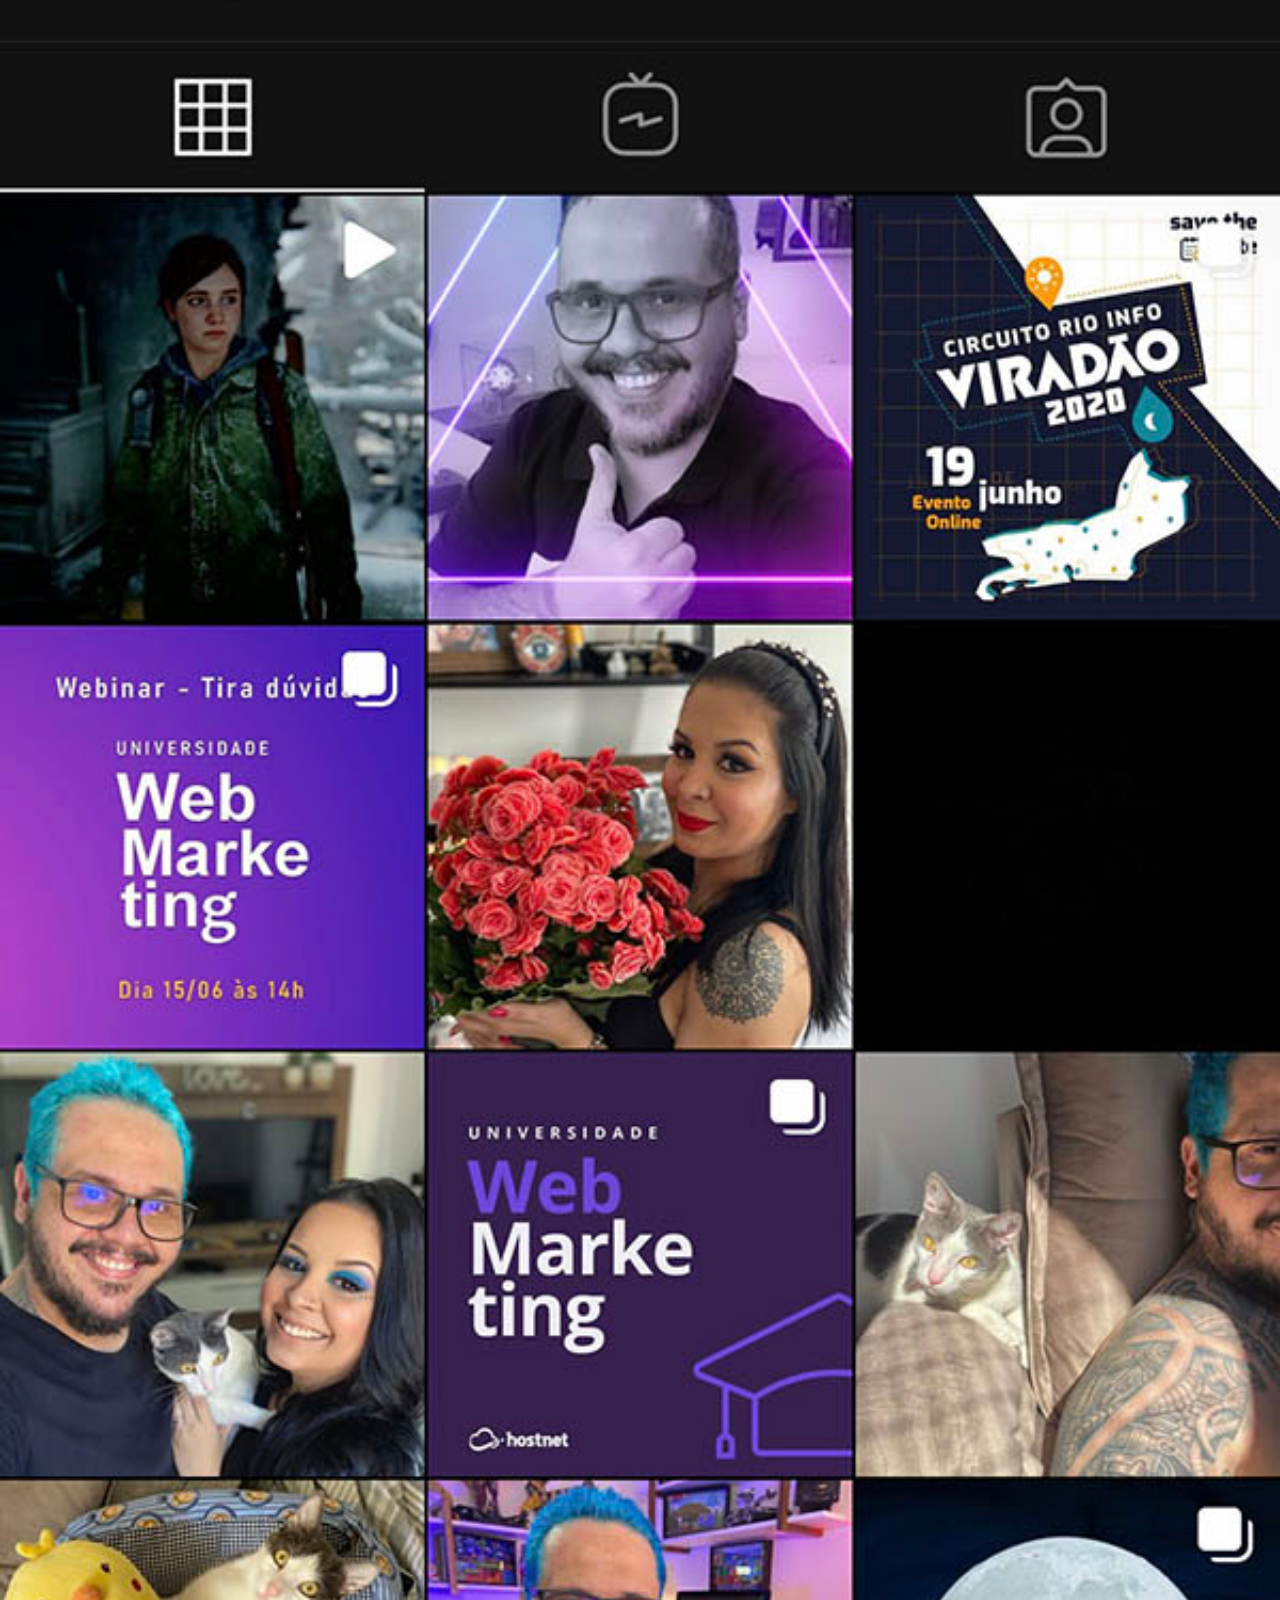
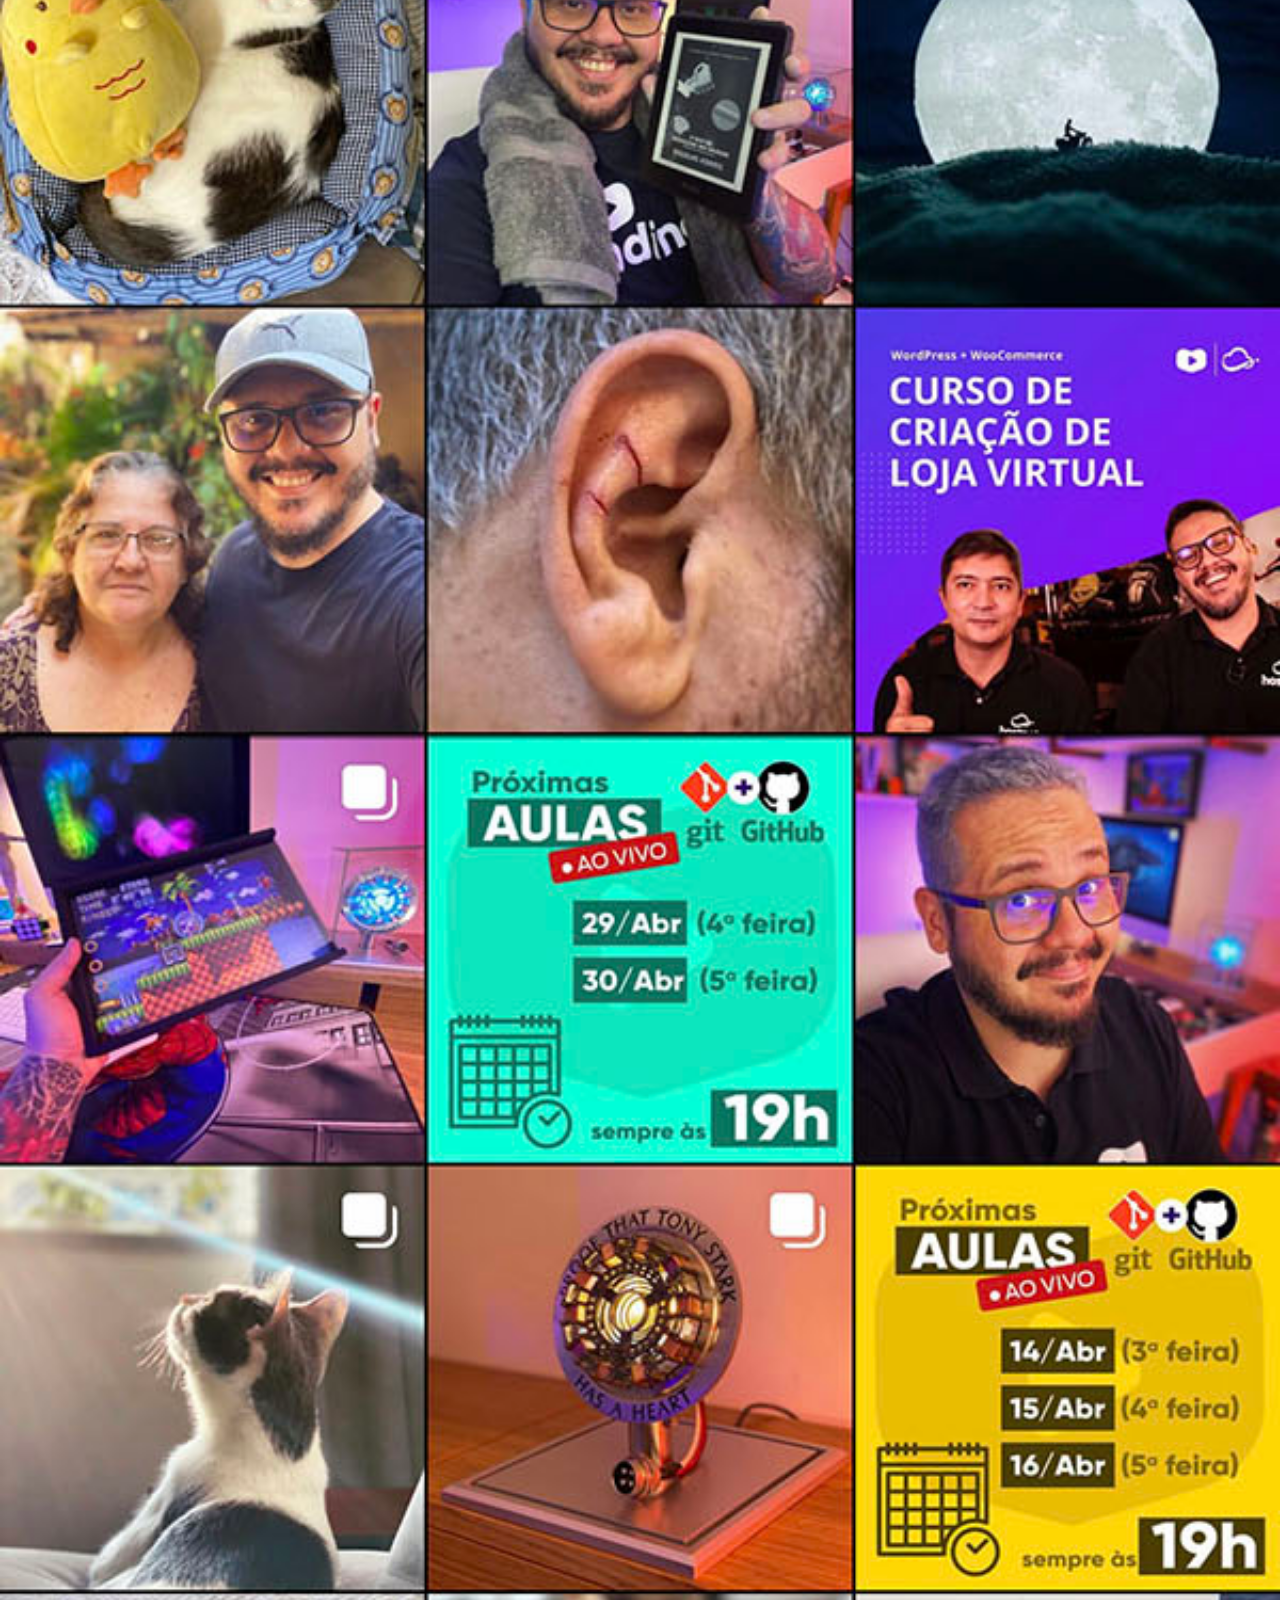
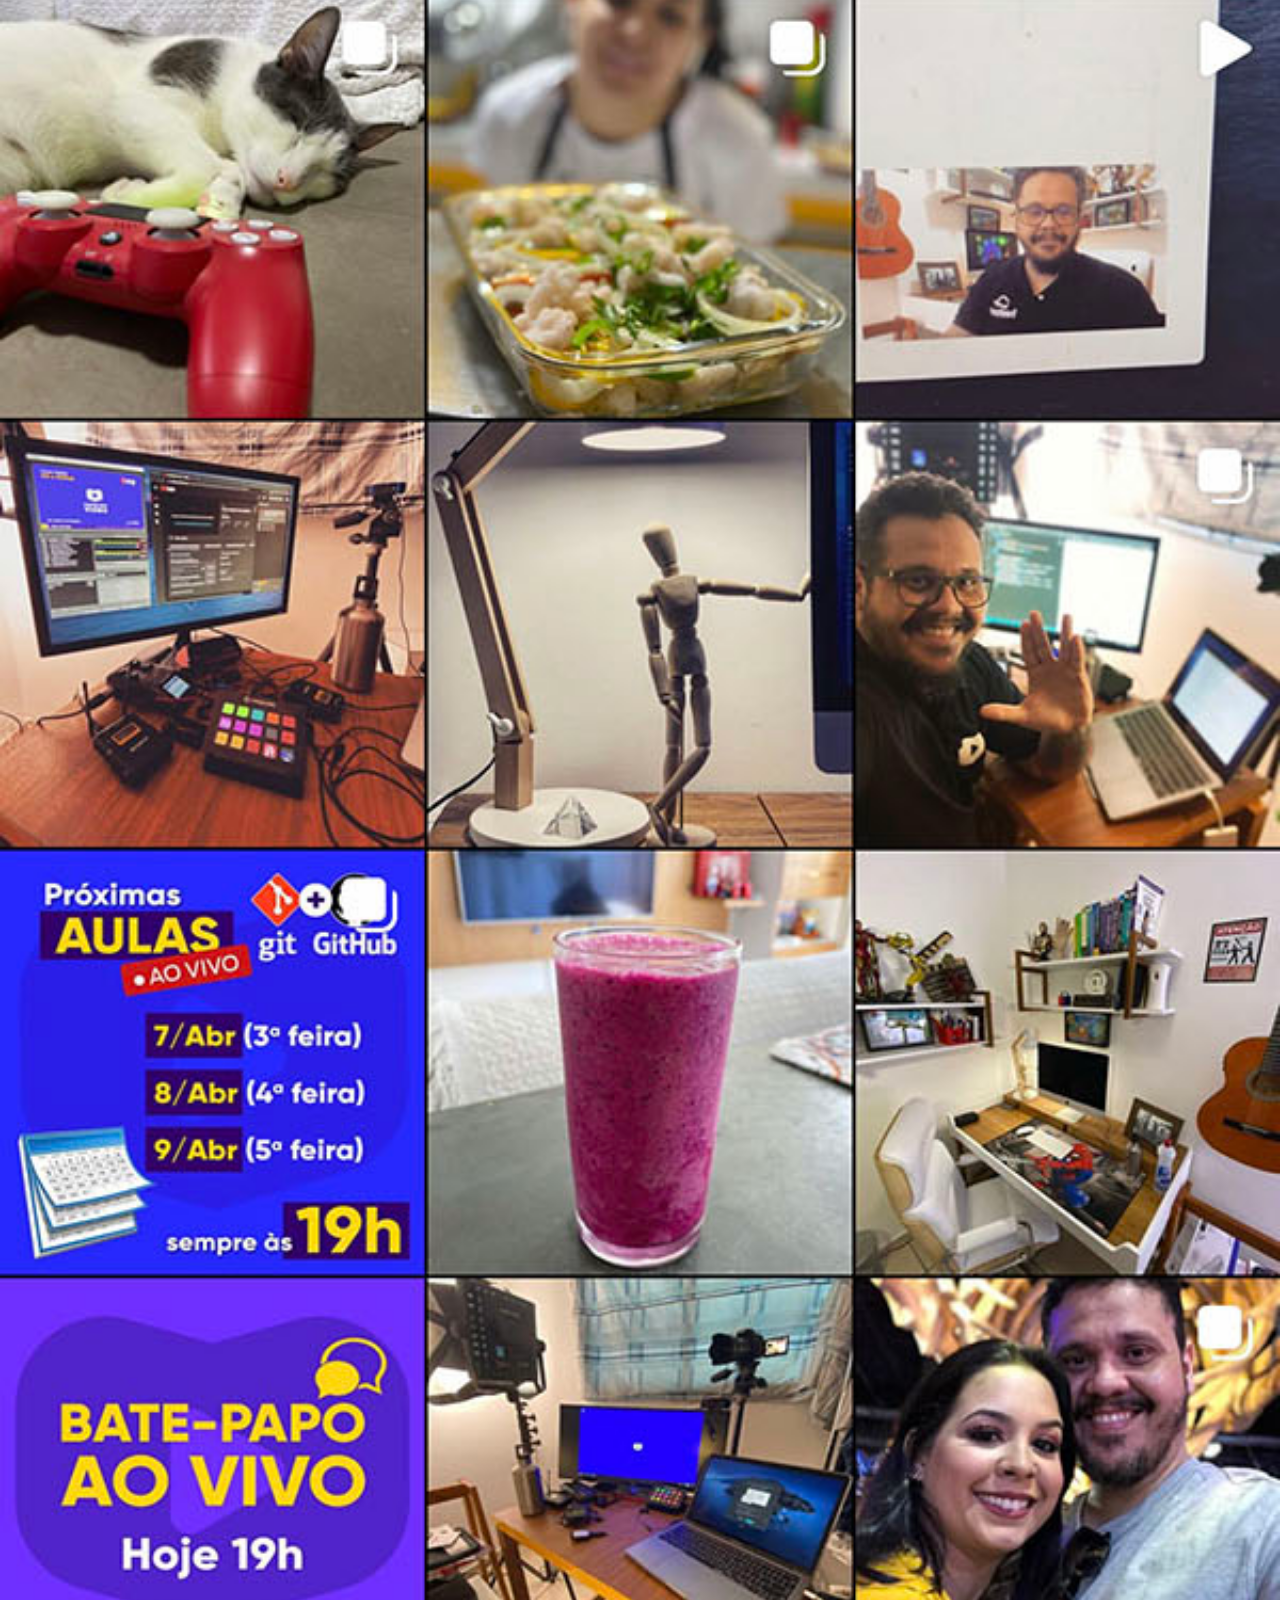
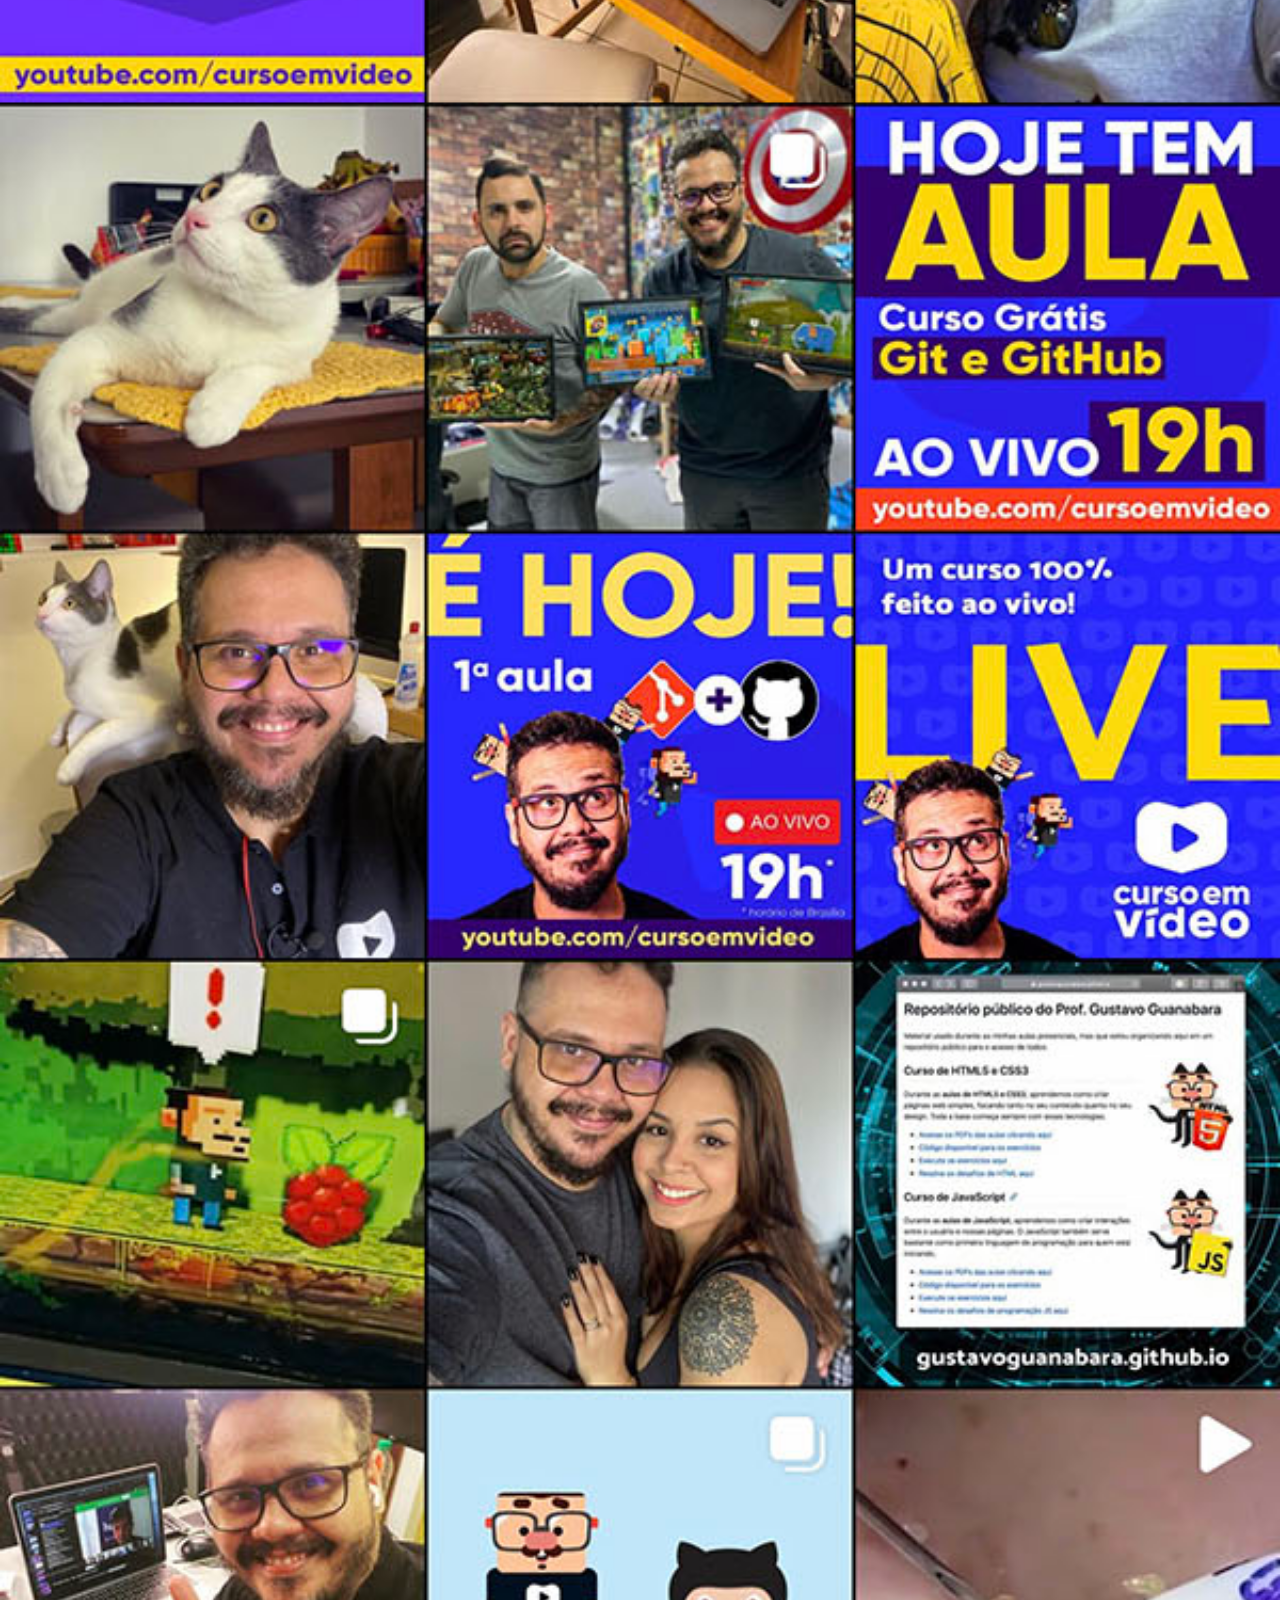
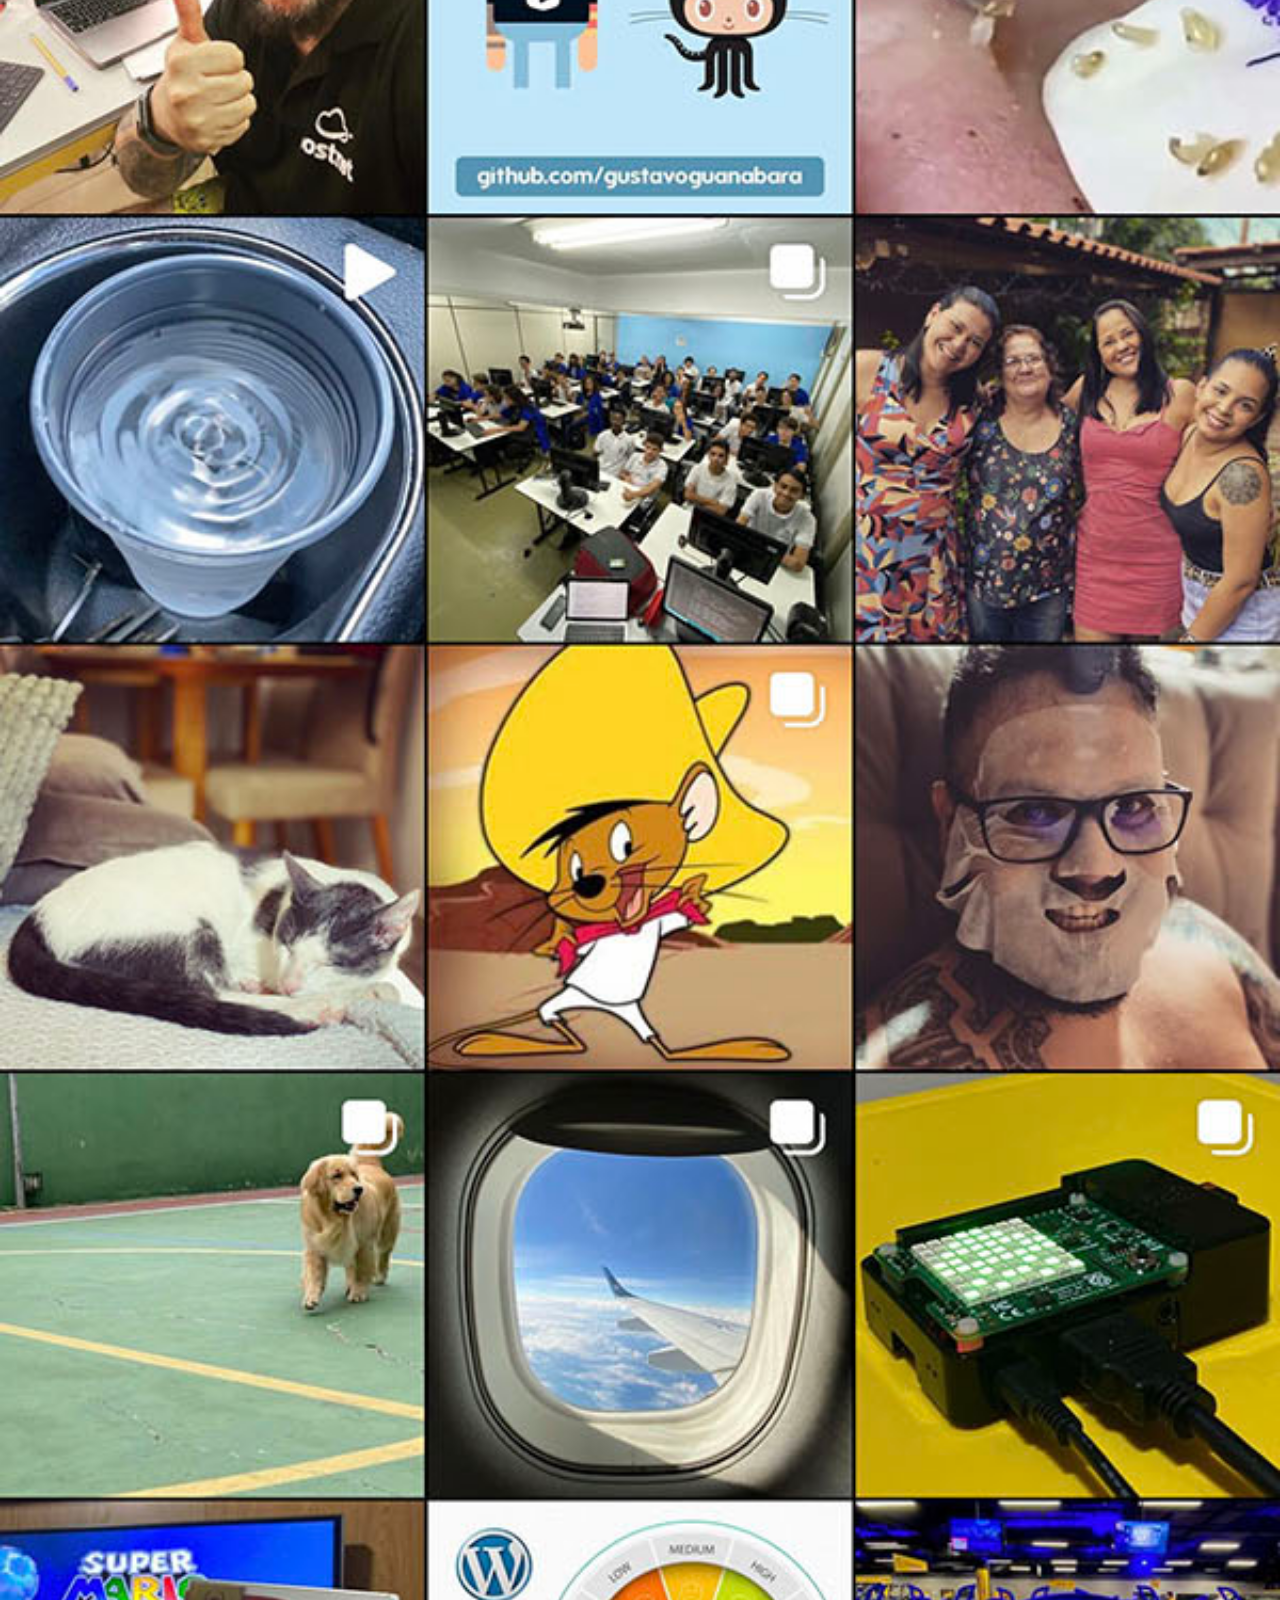
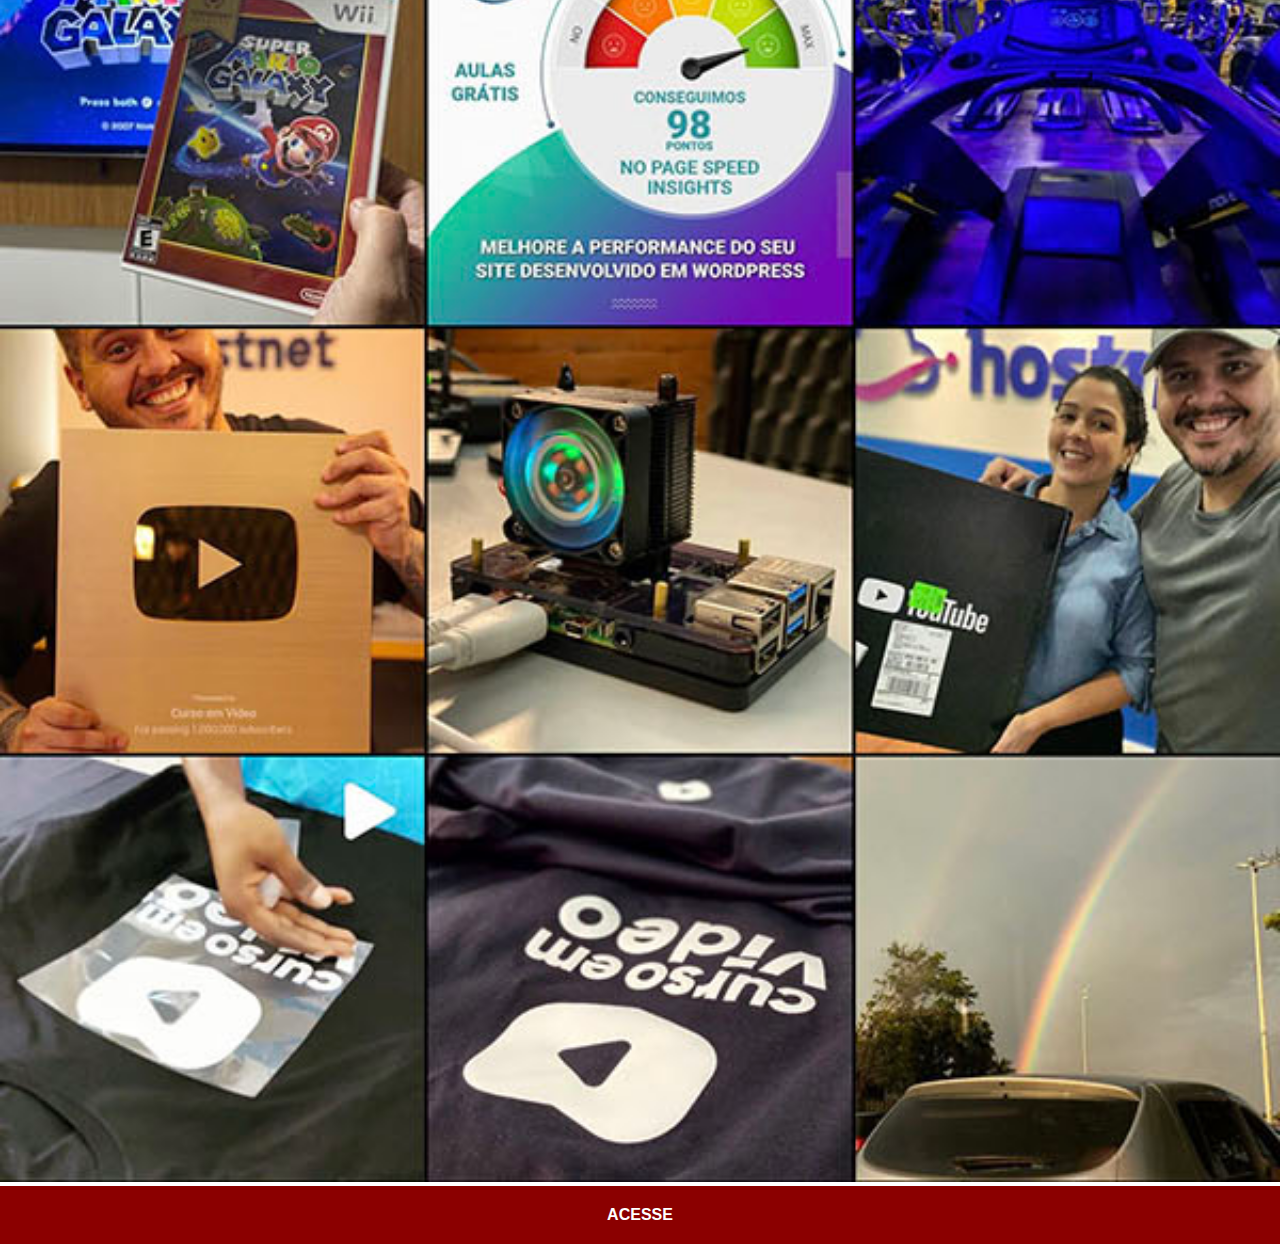
<file: instagram.html>
<!DOCTYPE html>
<html lang="pt-br">
<head>
    <meta charset="UTF-8">
    <meta name="viewport" content="width=device-width, initial-scale=1.0">
    <title>Instagram</title>
    <link rel="stylesheet" href="estilos/social.css">
</head>
<body>
    <img src="imagens/tela-instagram.jpg" alt="instgram">
    <a href="https://www.instgram.com/gustavoguanabara/" target="_blank">ACESSE</a>
</body>
</html>
</file>
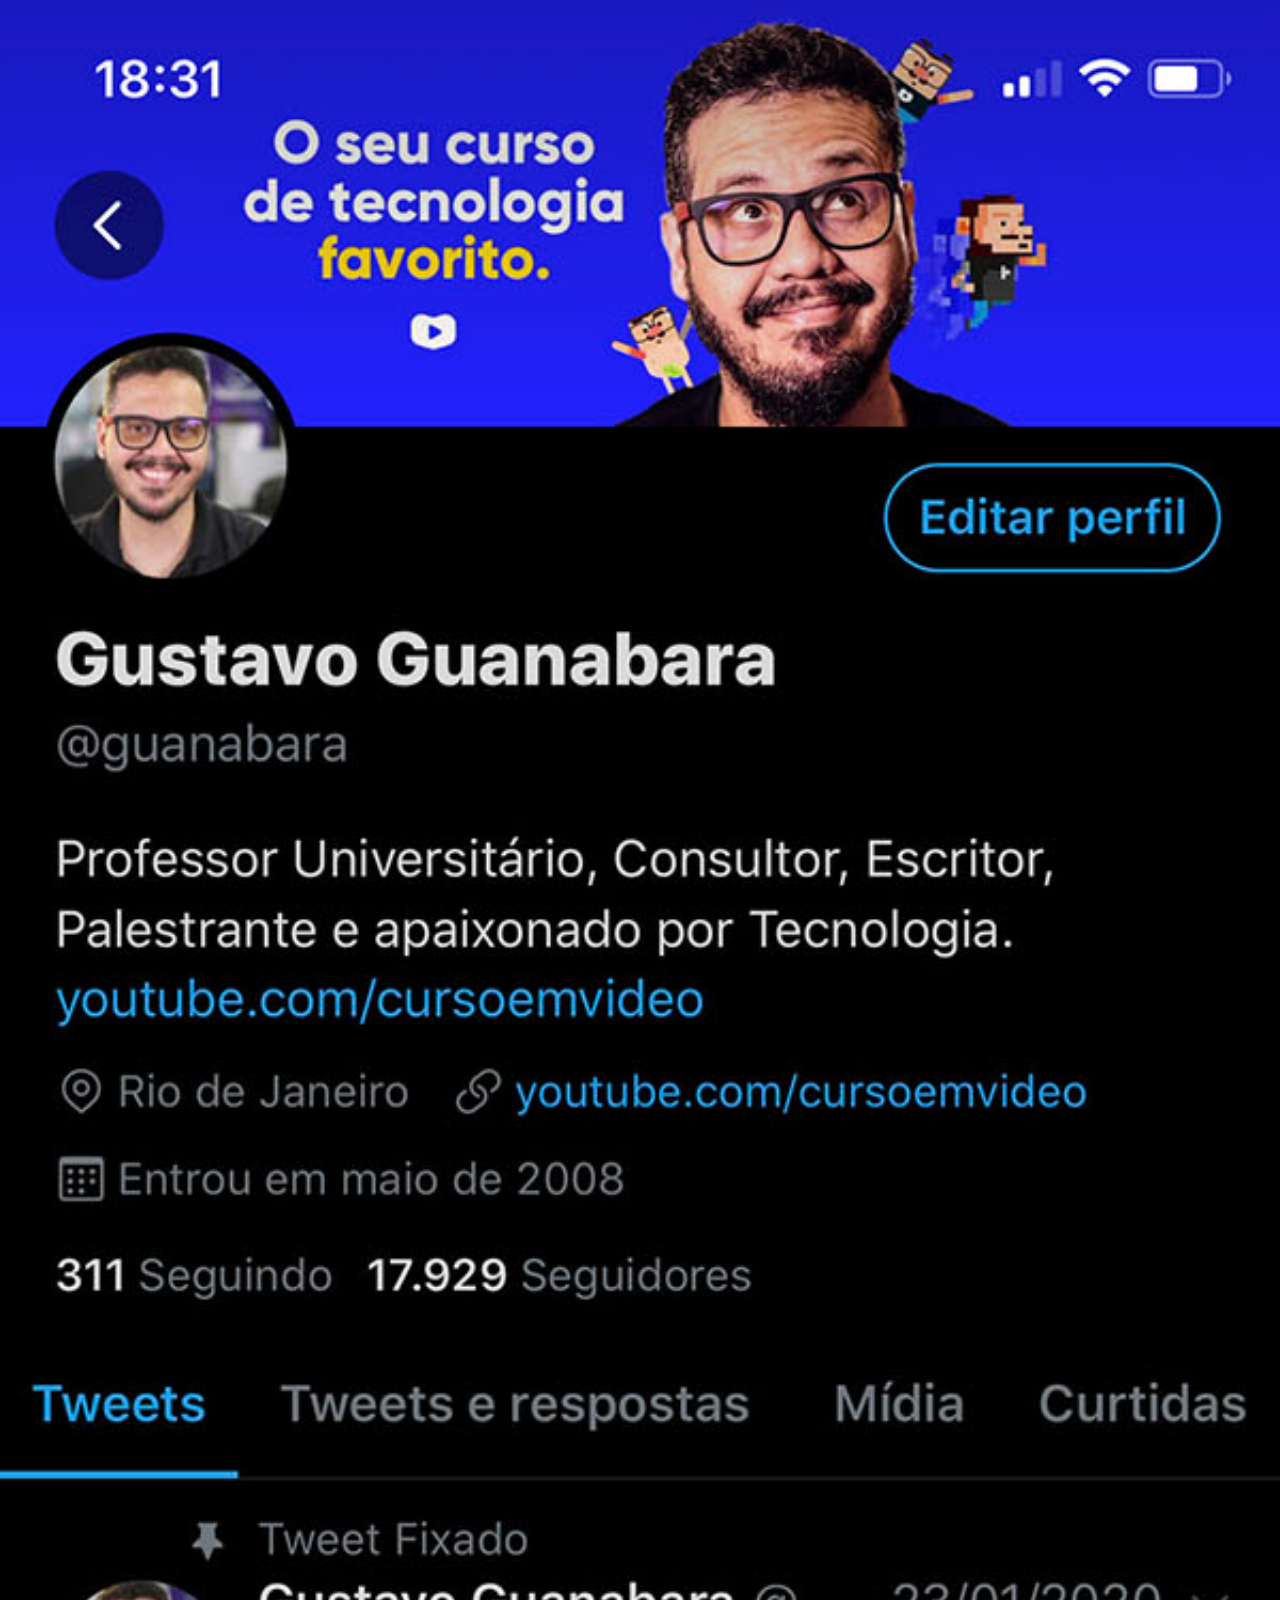
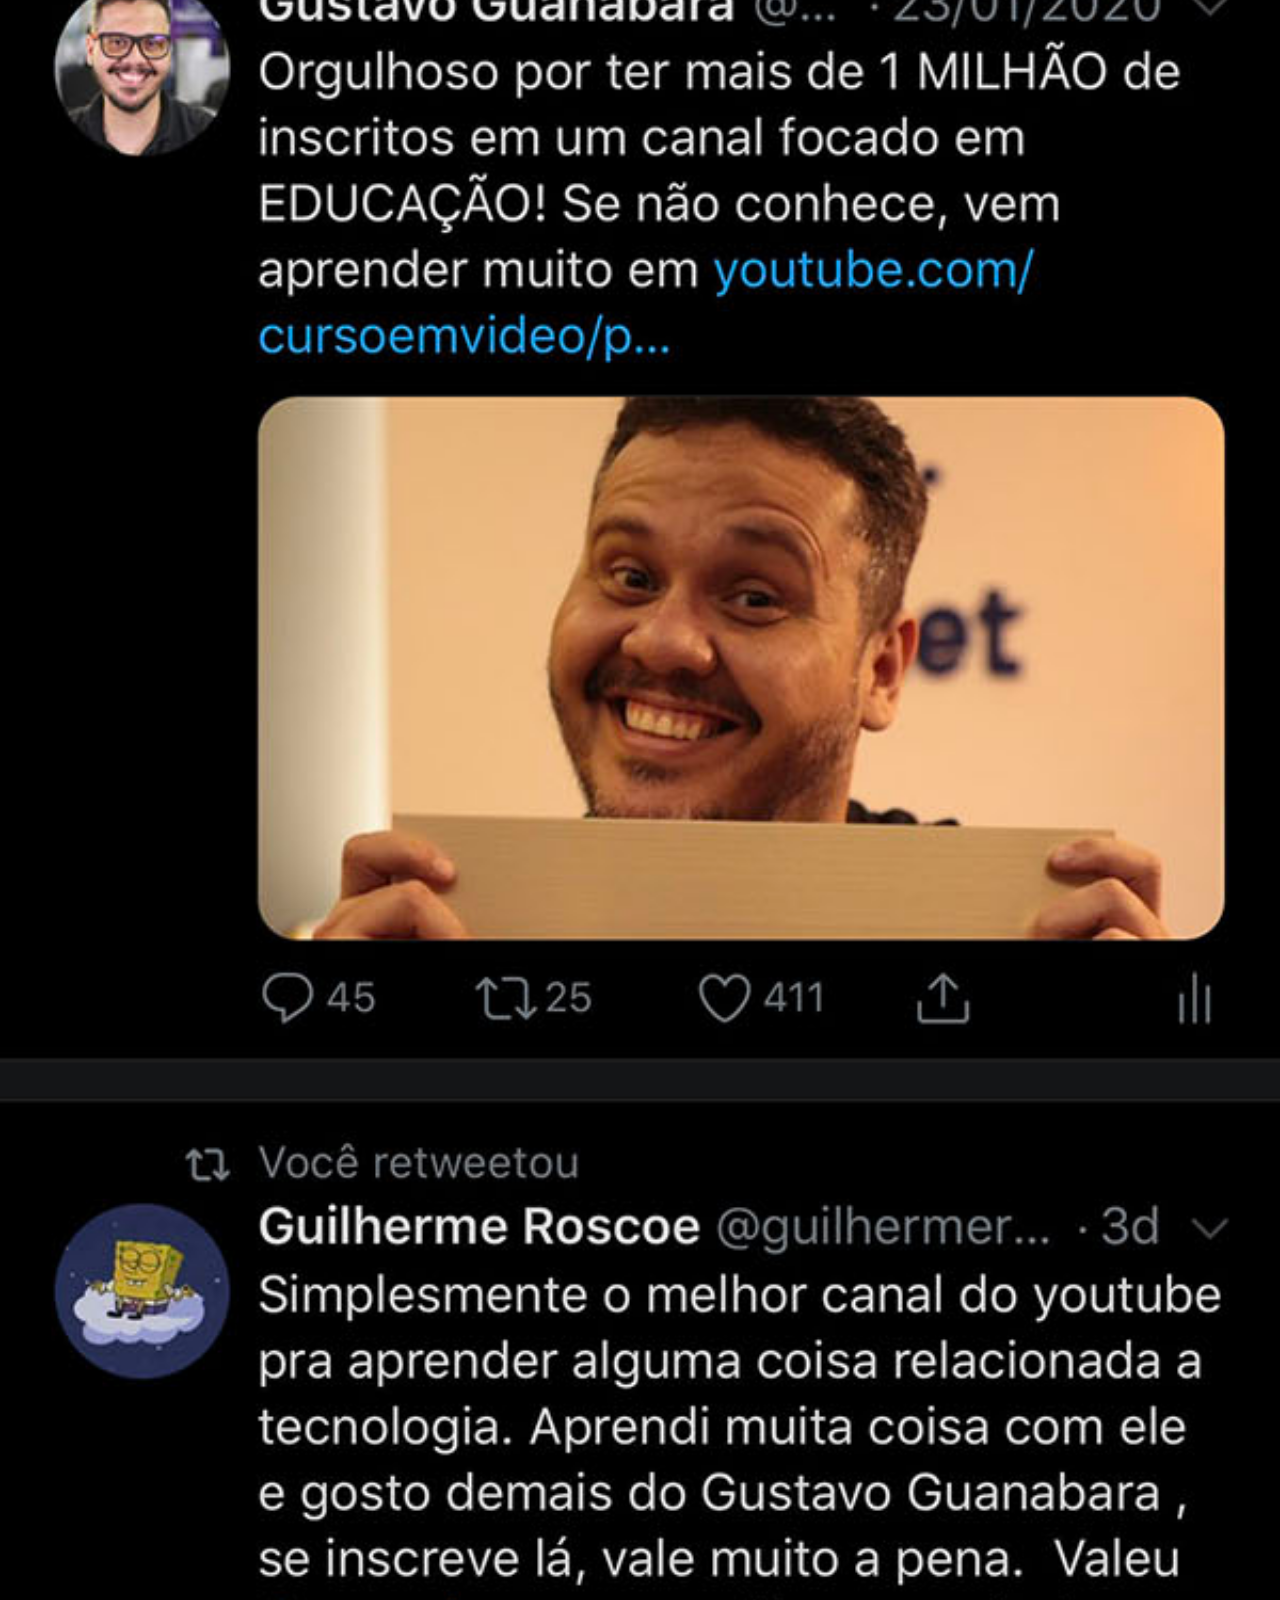
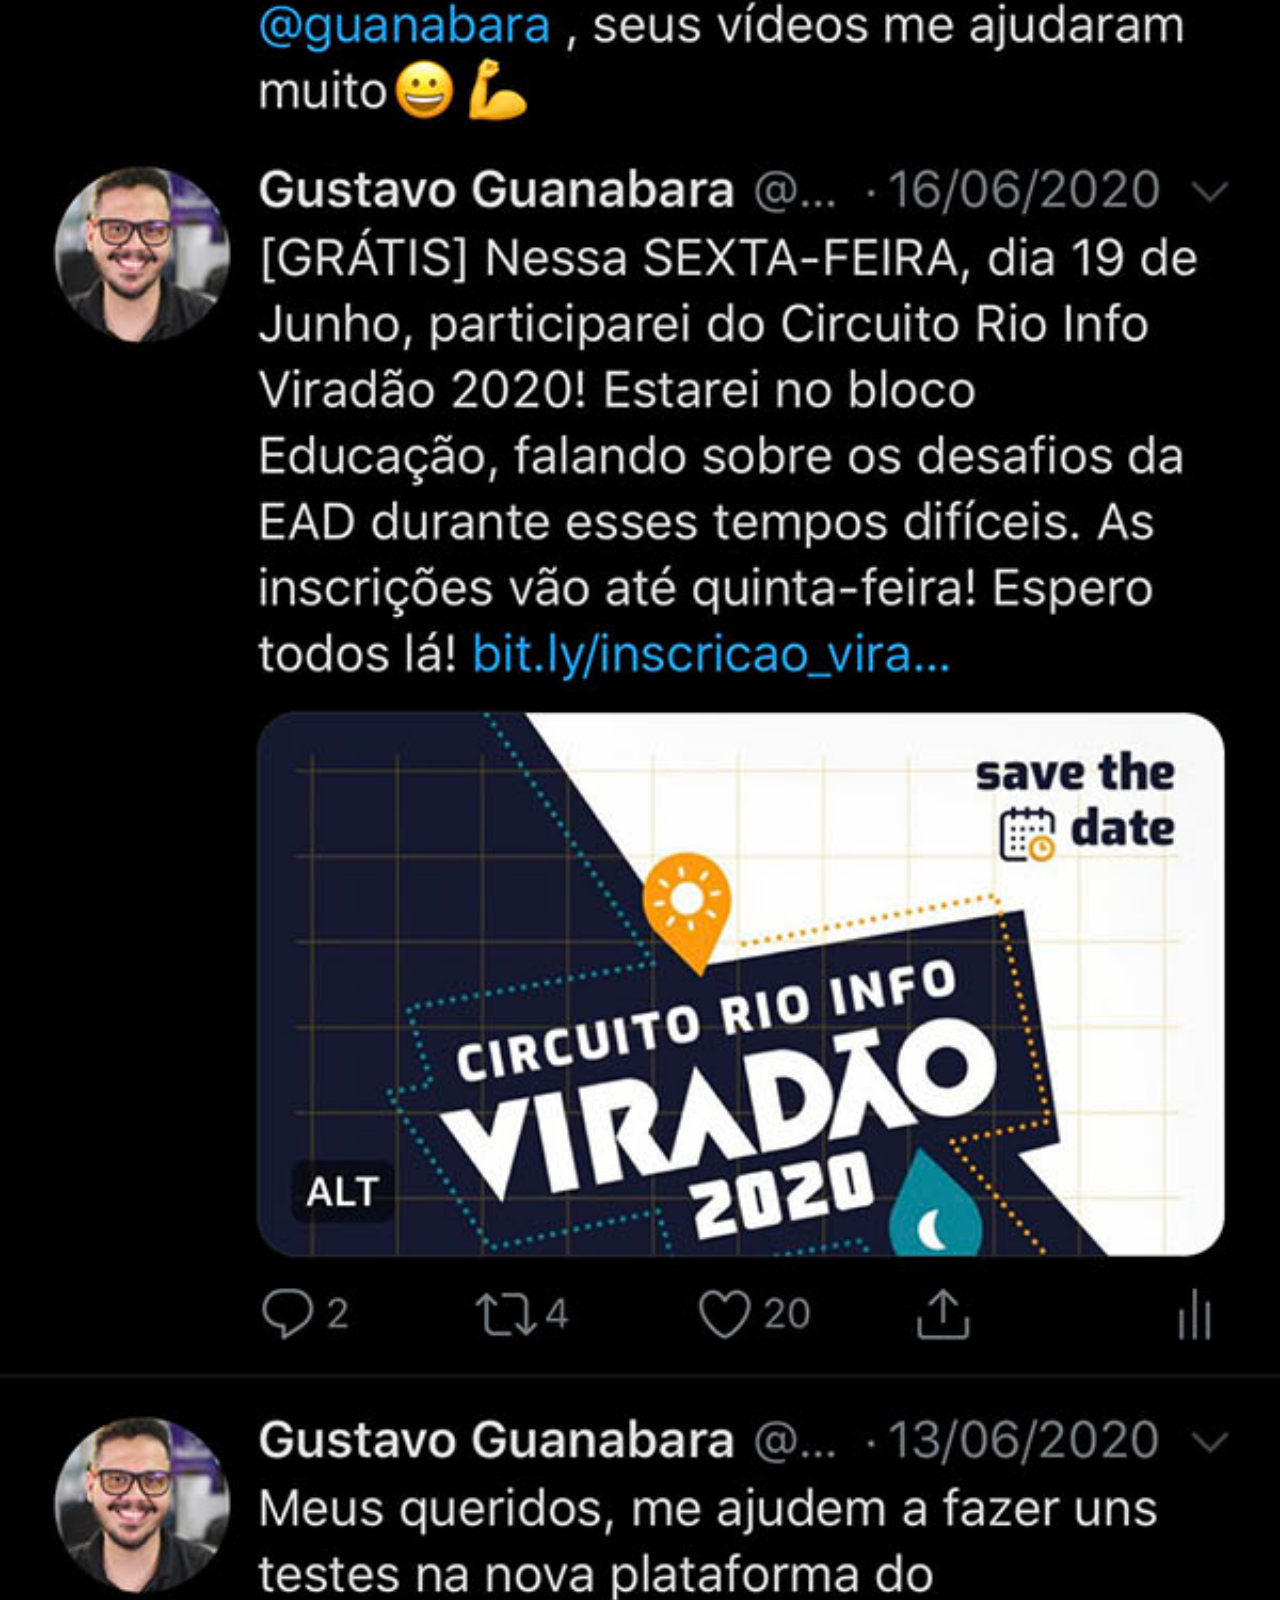
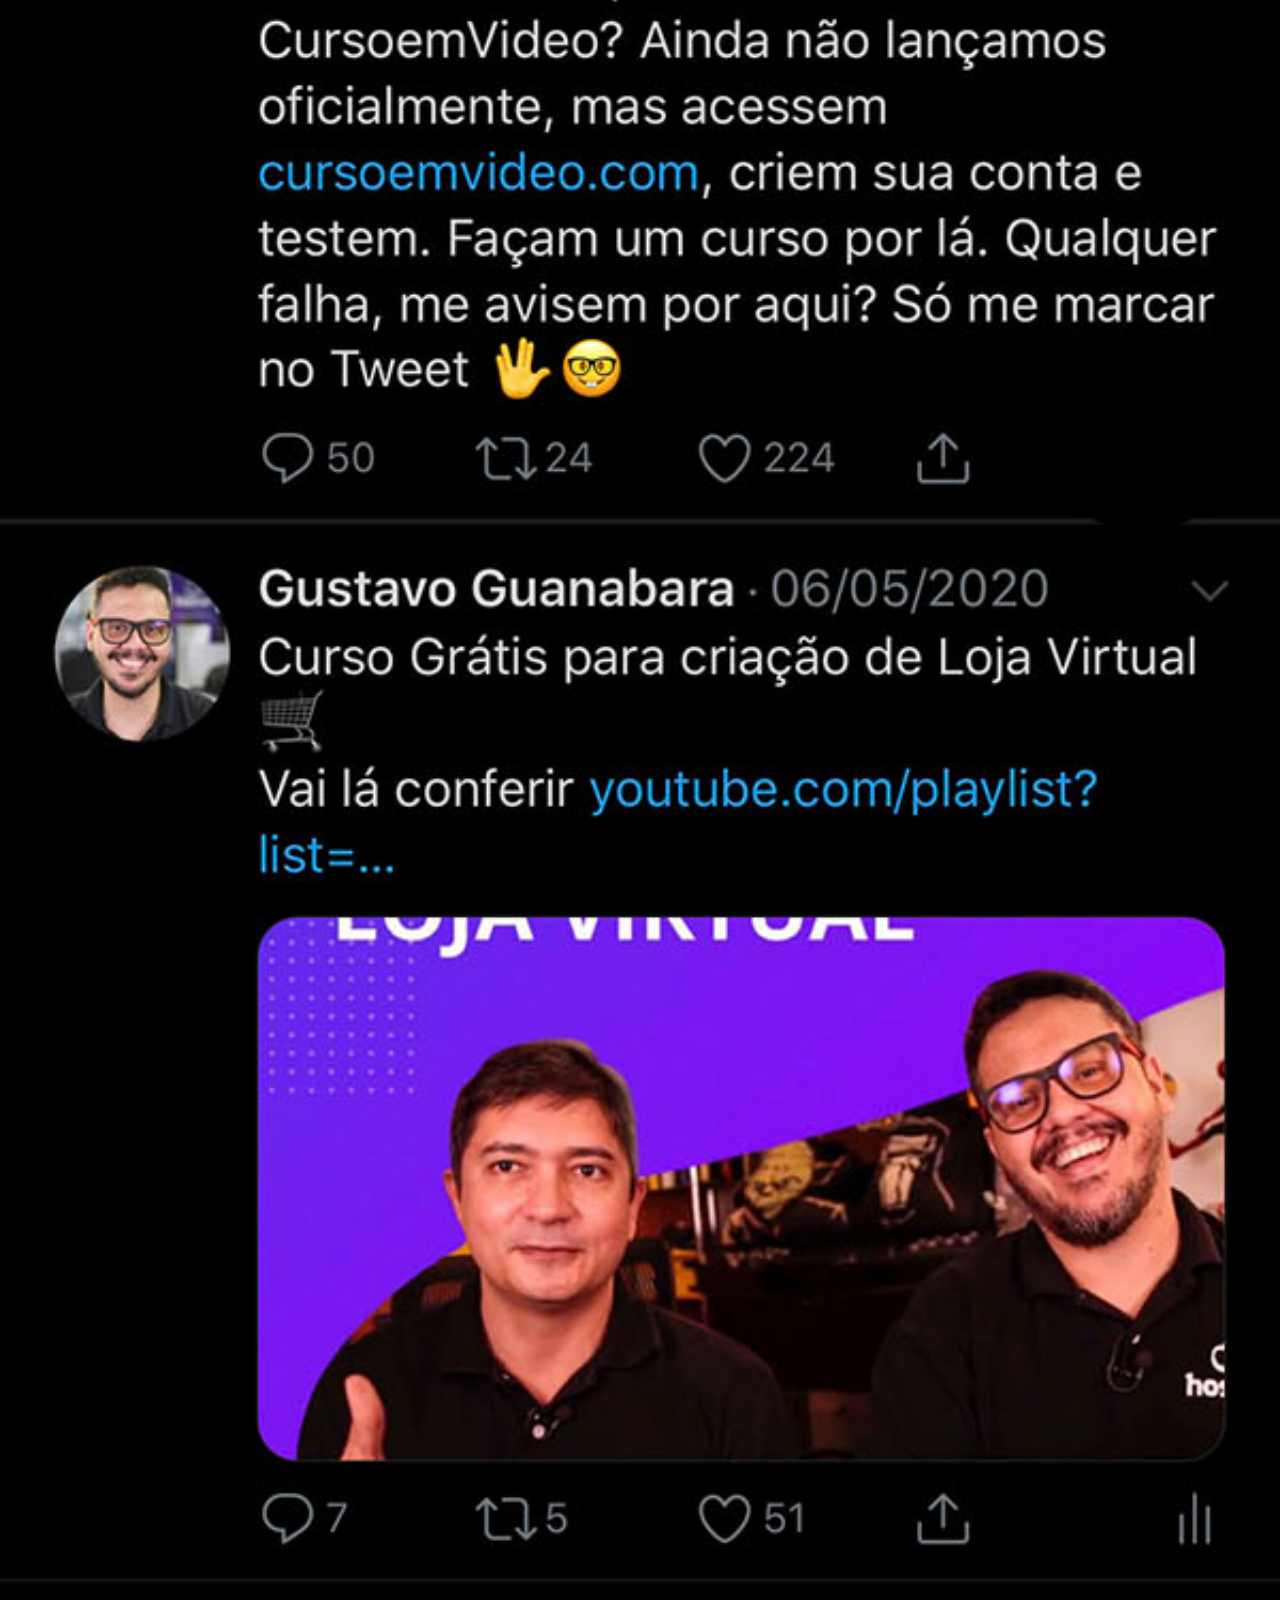
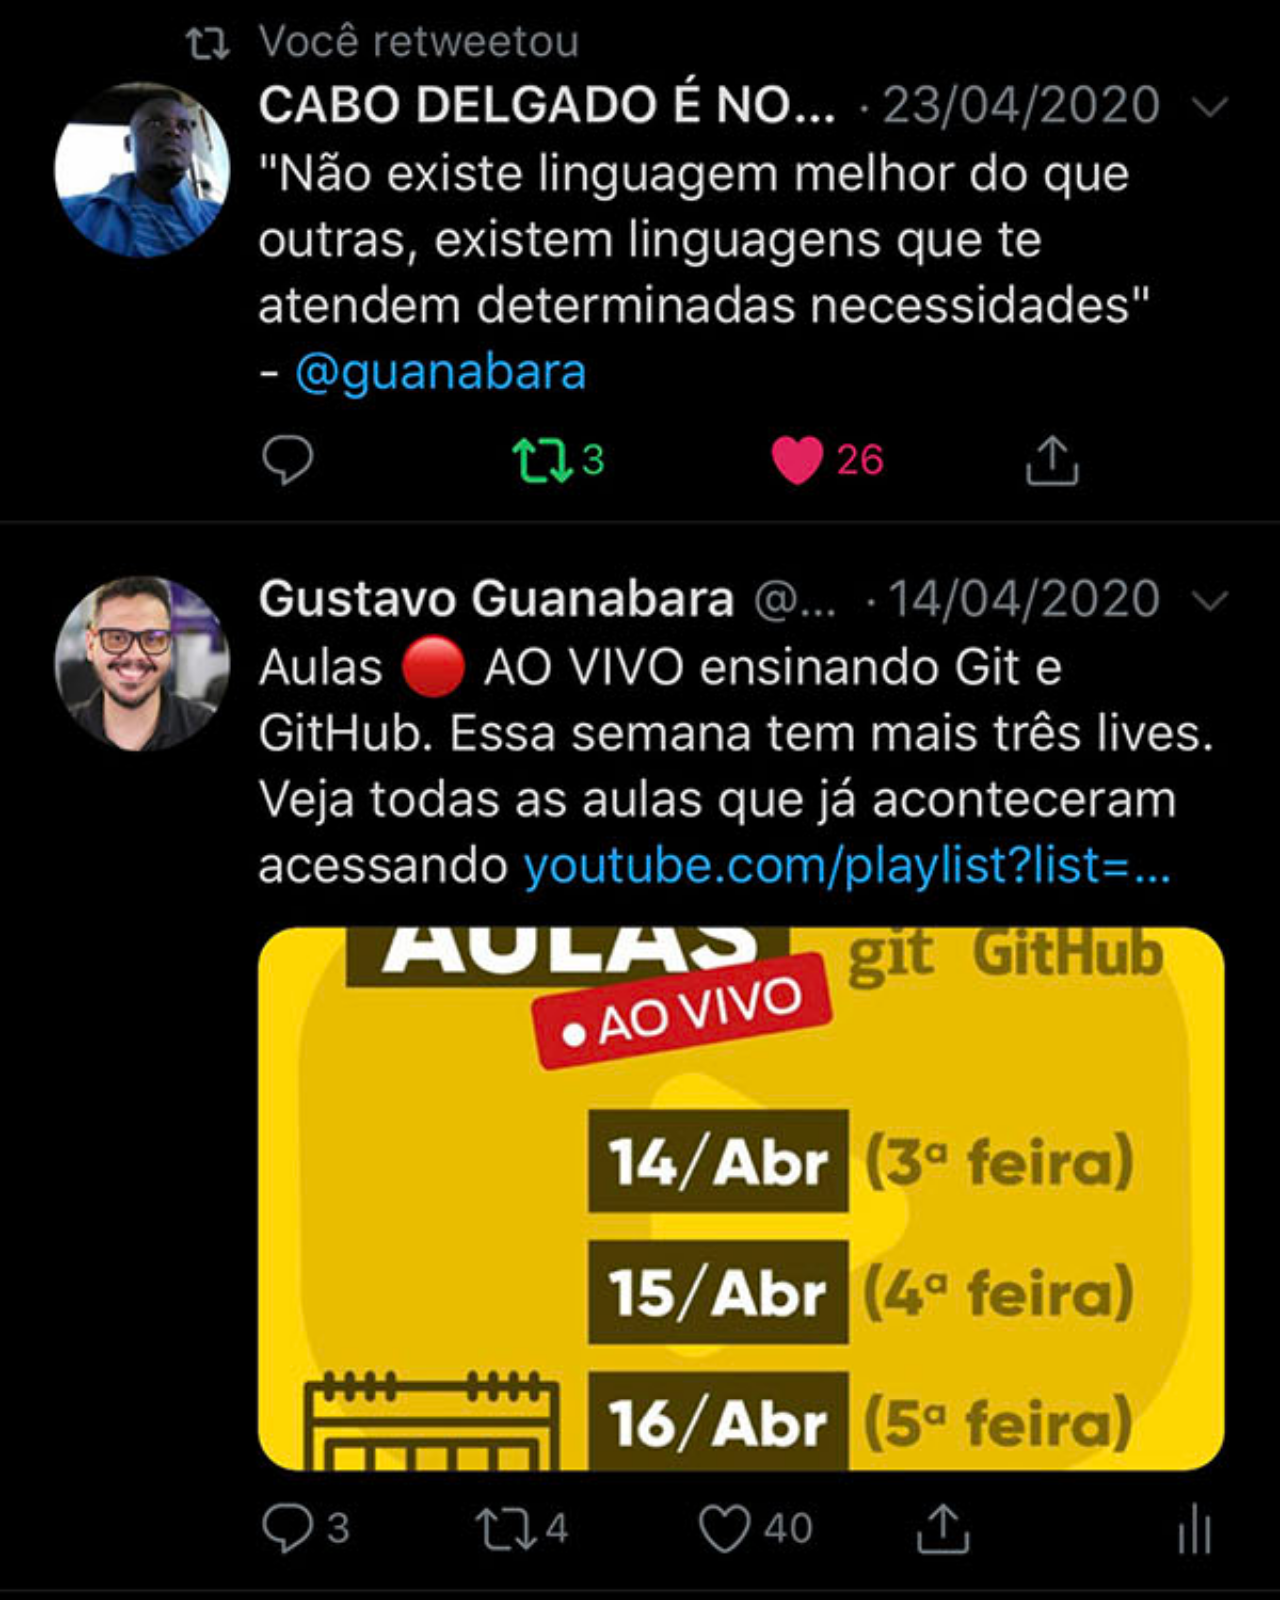
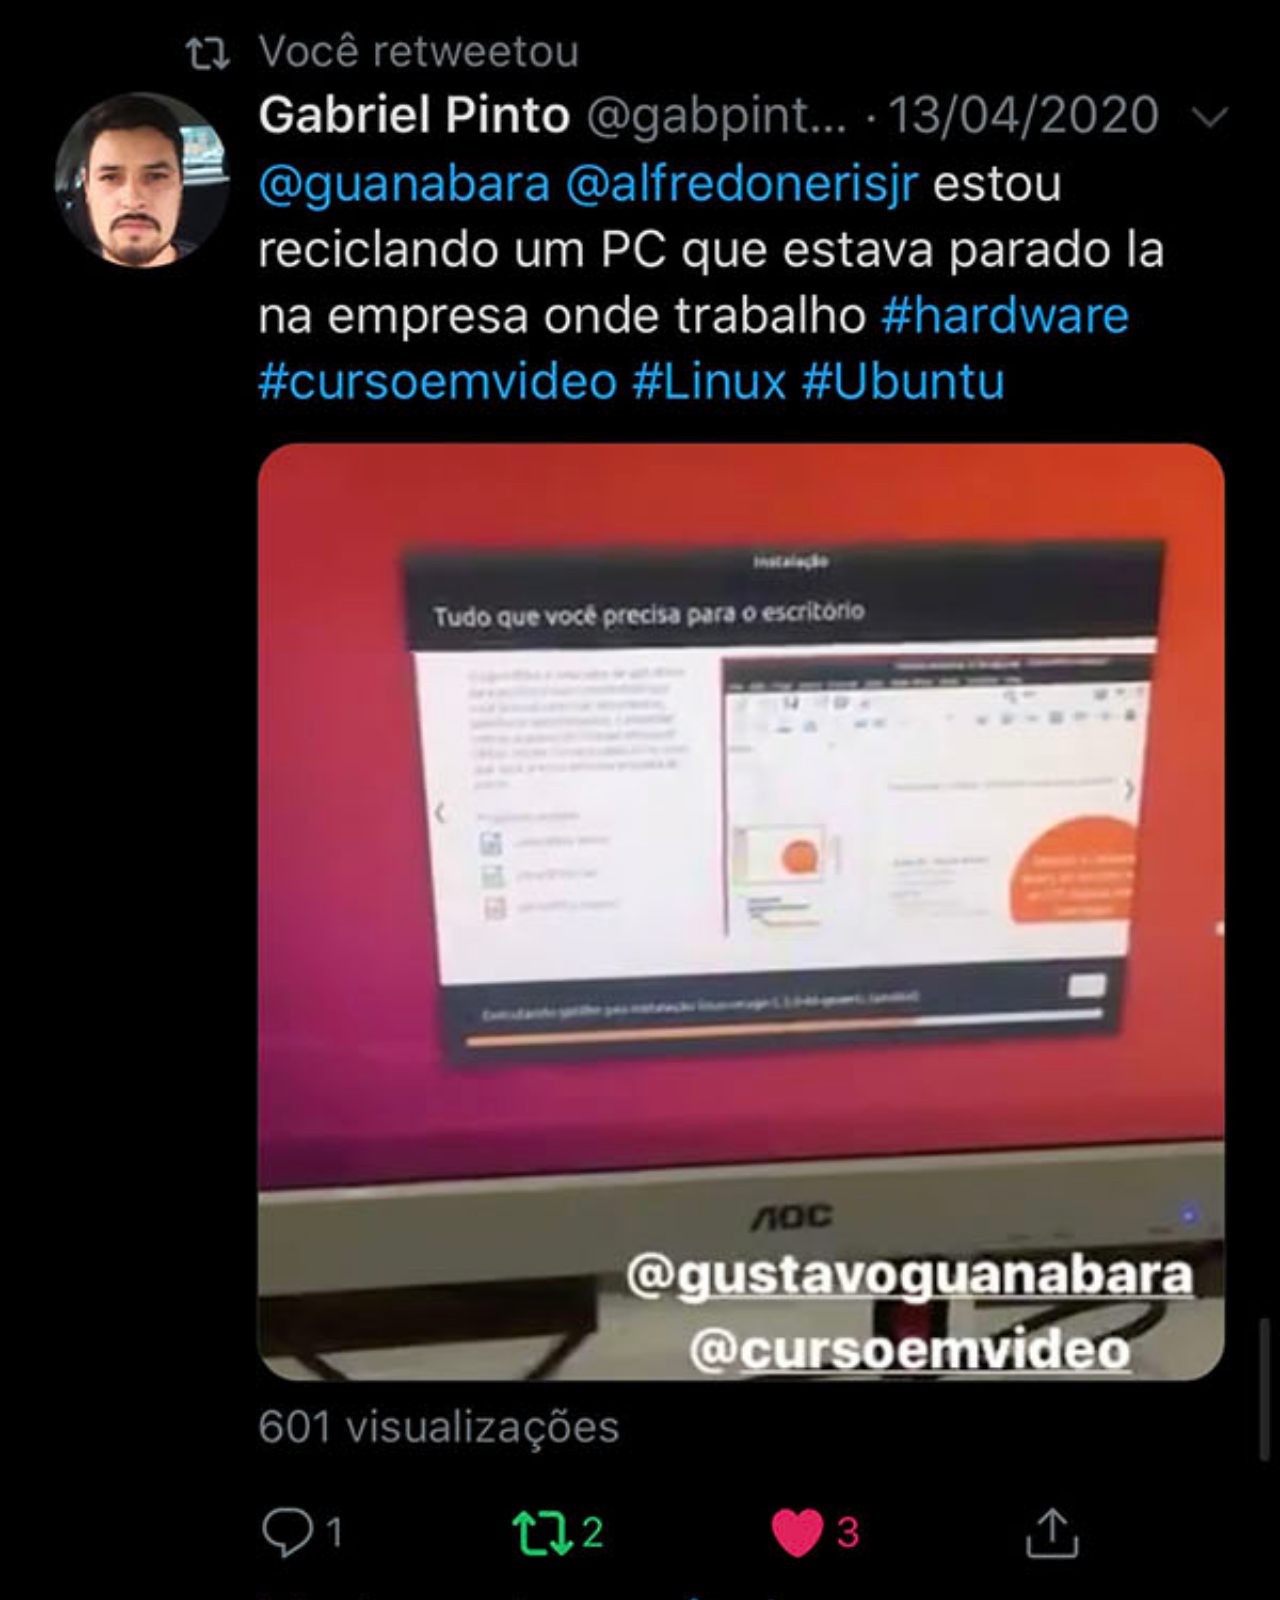
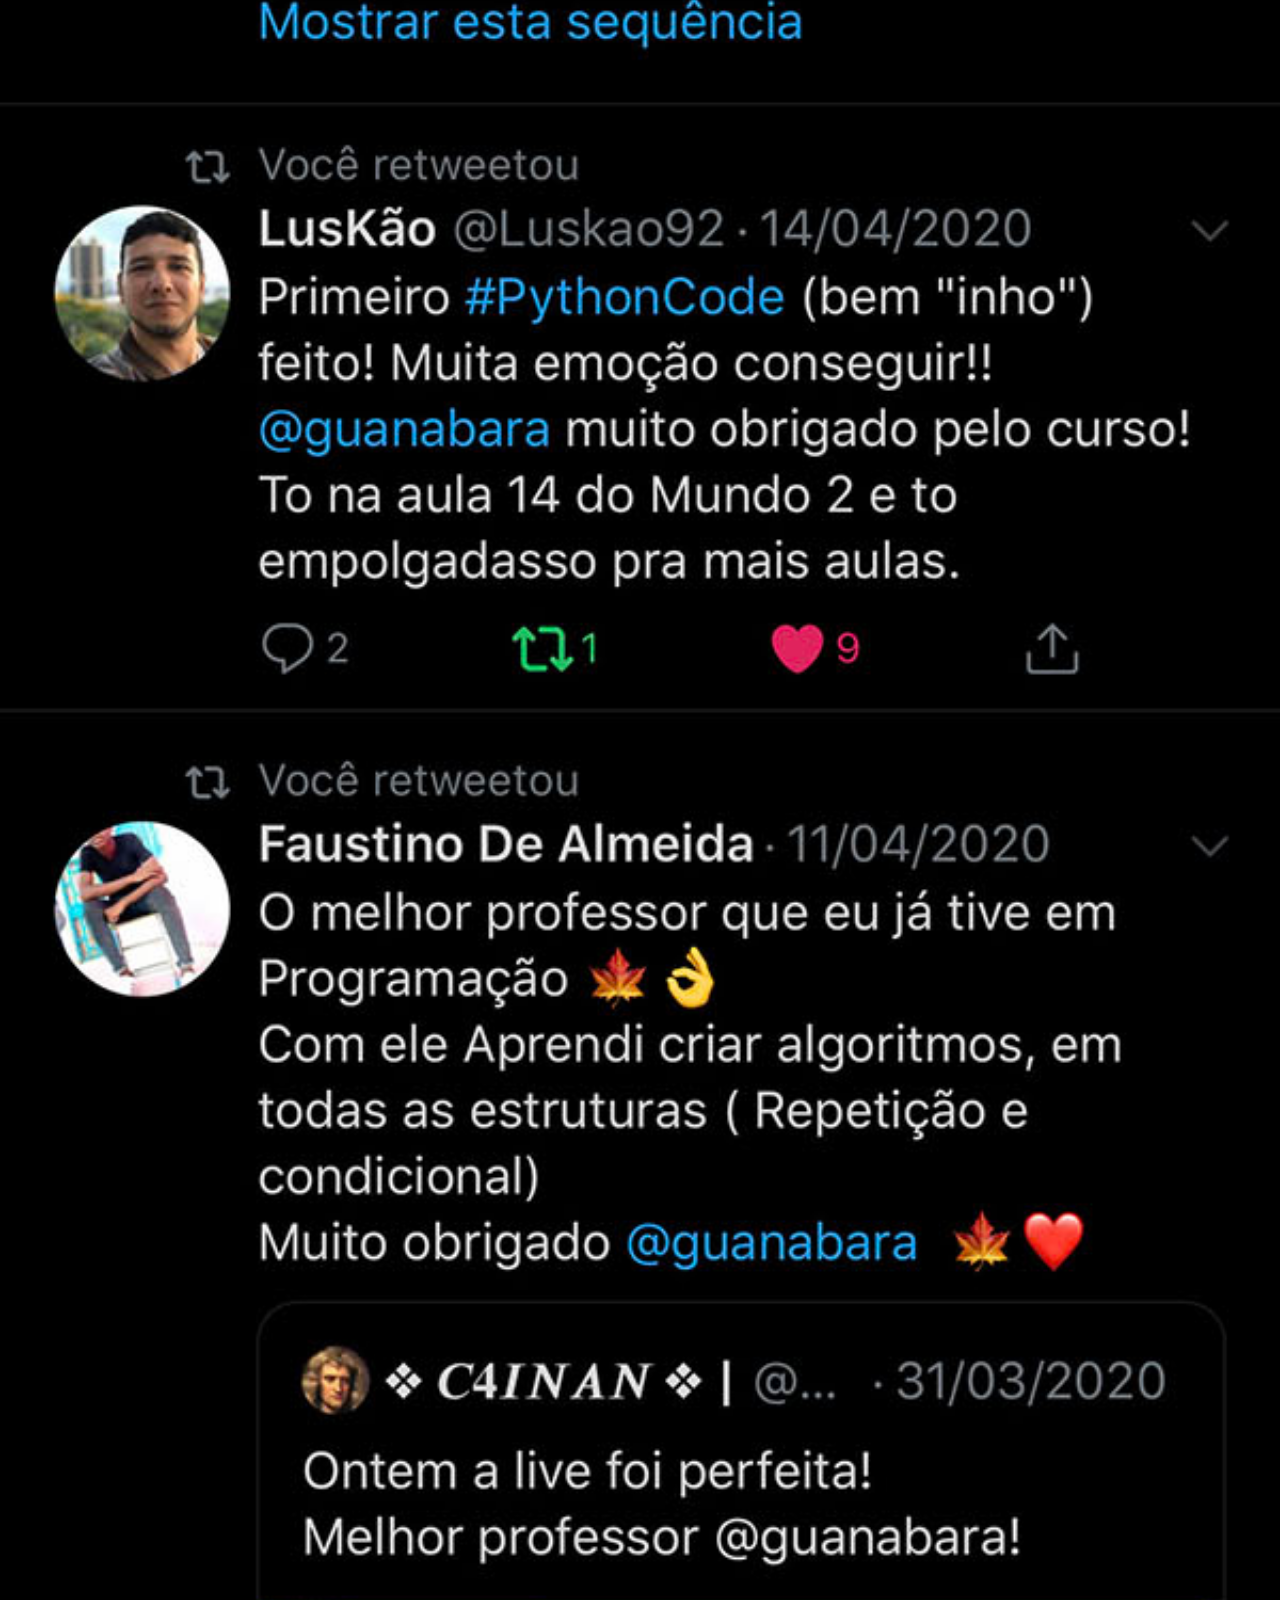
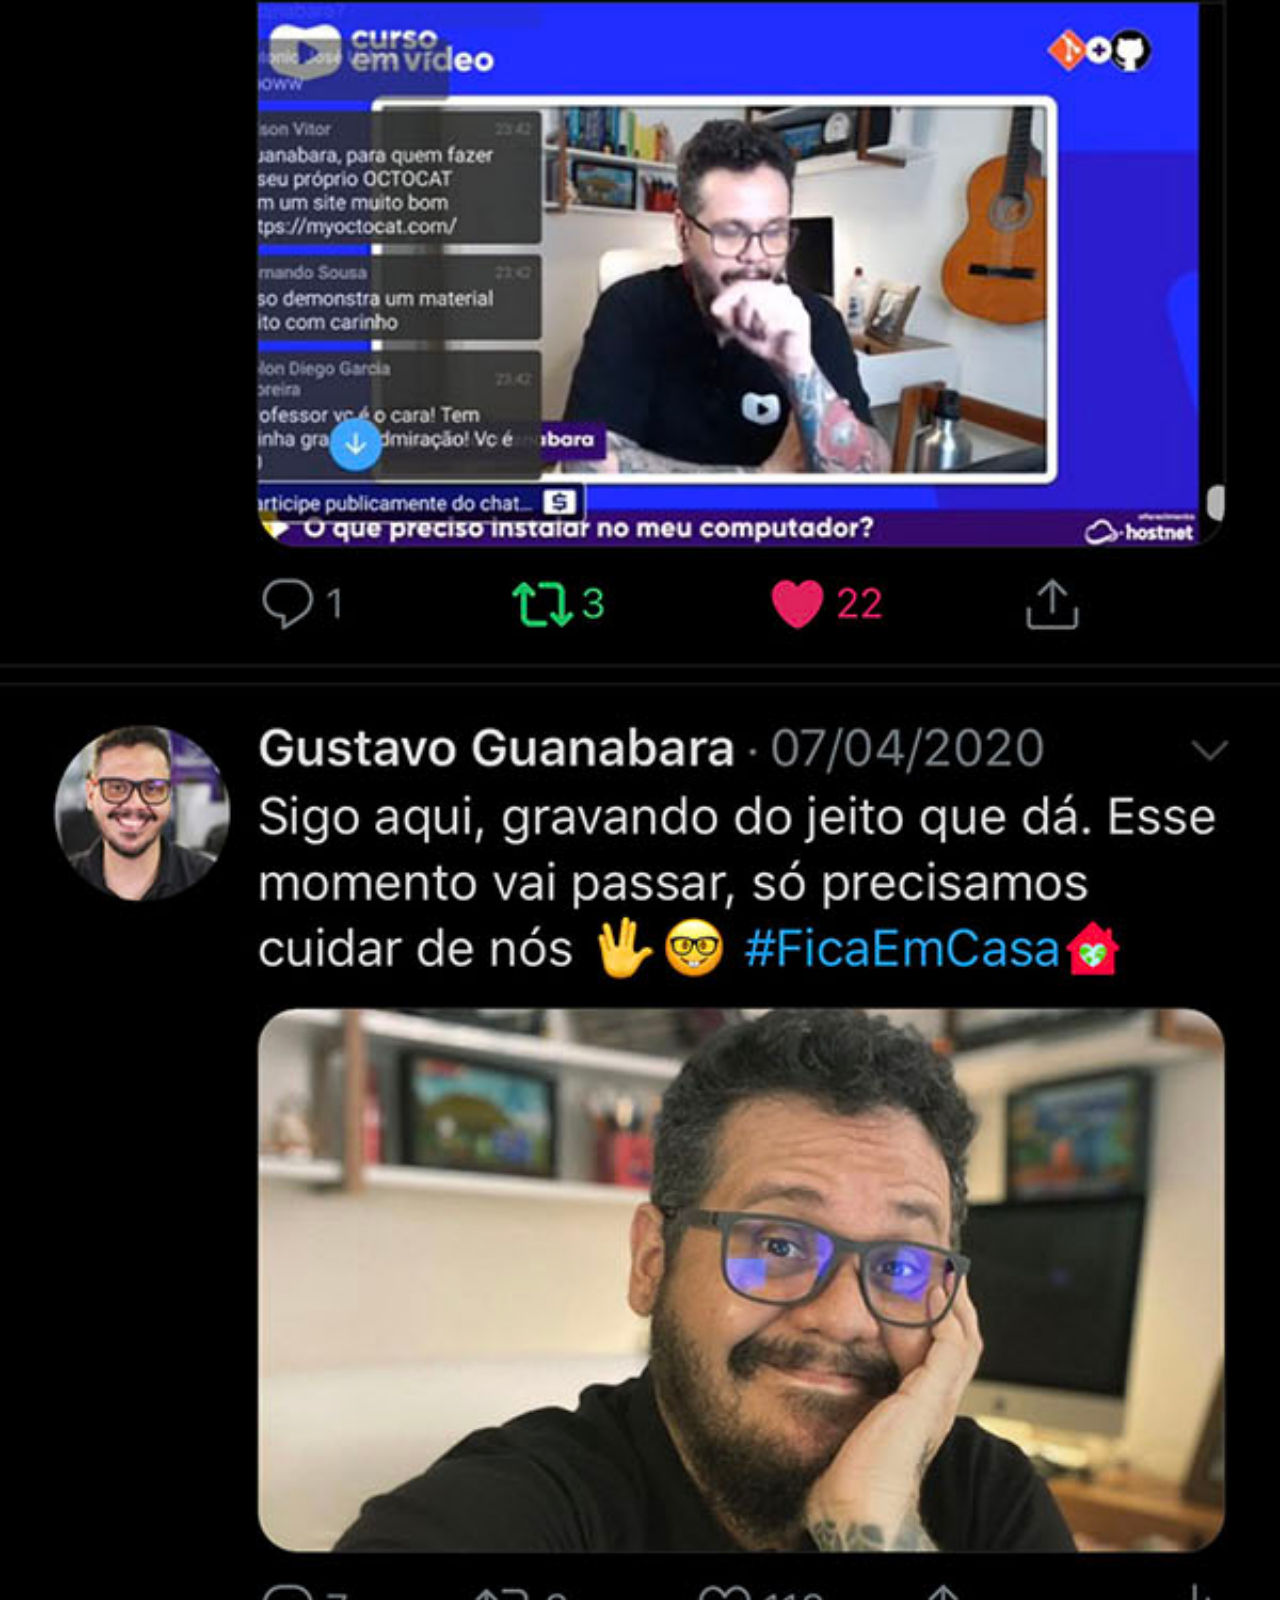
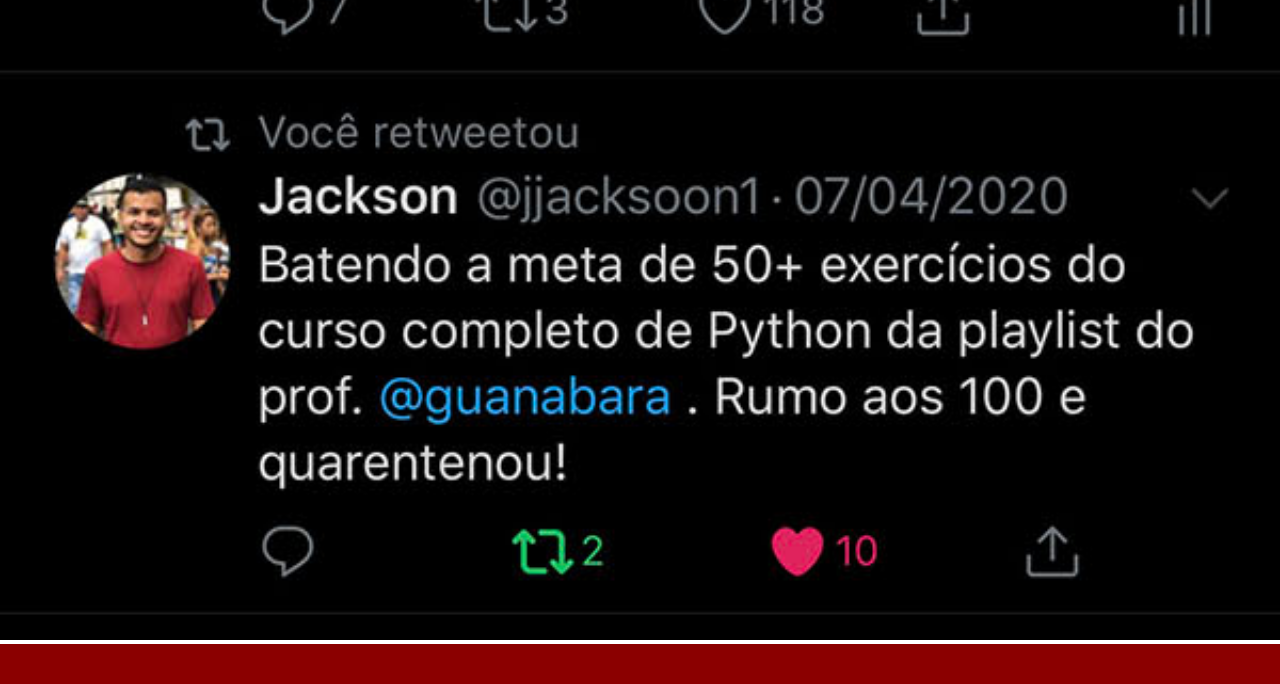
<file: twitter.html>
<!DOCTYPE html>
<html lang="en">
<head>
    <meta charset="UTF-8">
    <meta name="viewport" content="width=device-width, initial-scale=1.0">
    <title>Twitter</title>
    <link rel="stylesheet" href="estilos/social.css">
</head>
<body>
    <img src="imagens/tela-twitter.jpg" alt="Twitter">
    <a href=""></a>
</body>
</html>
</file>
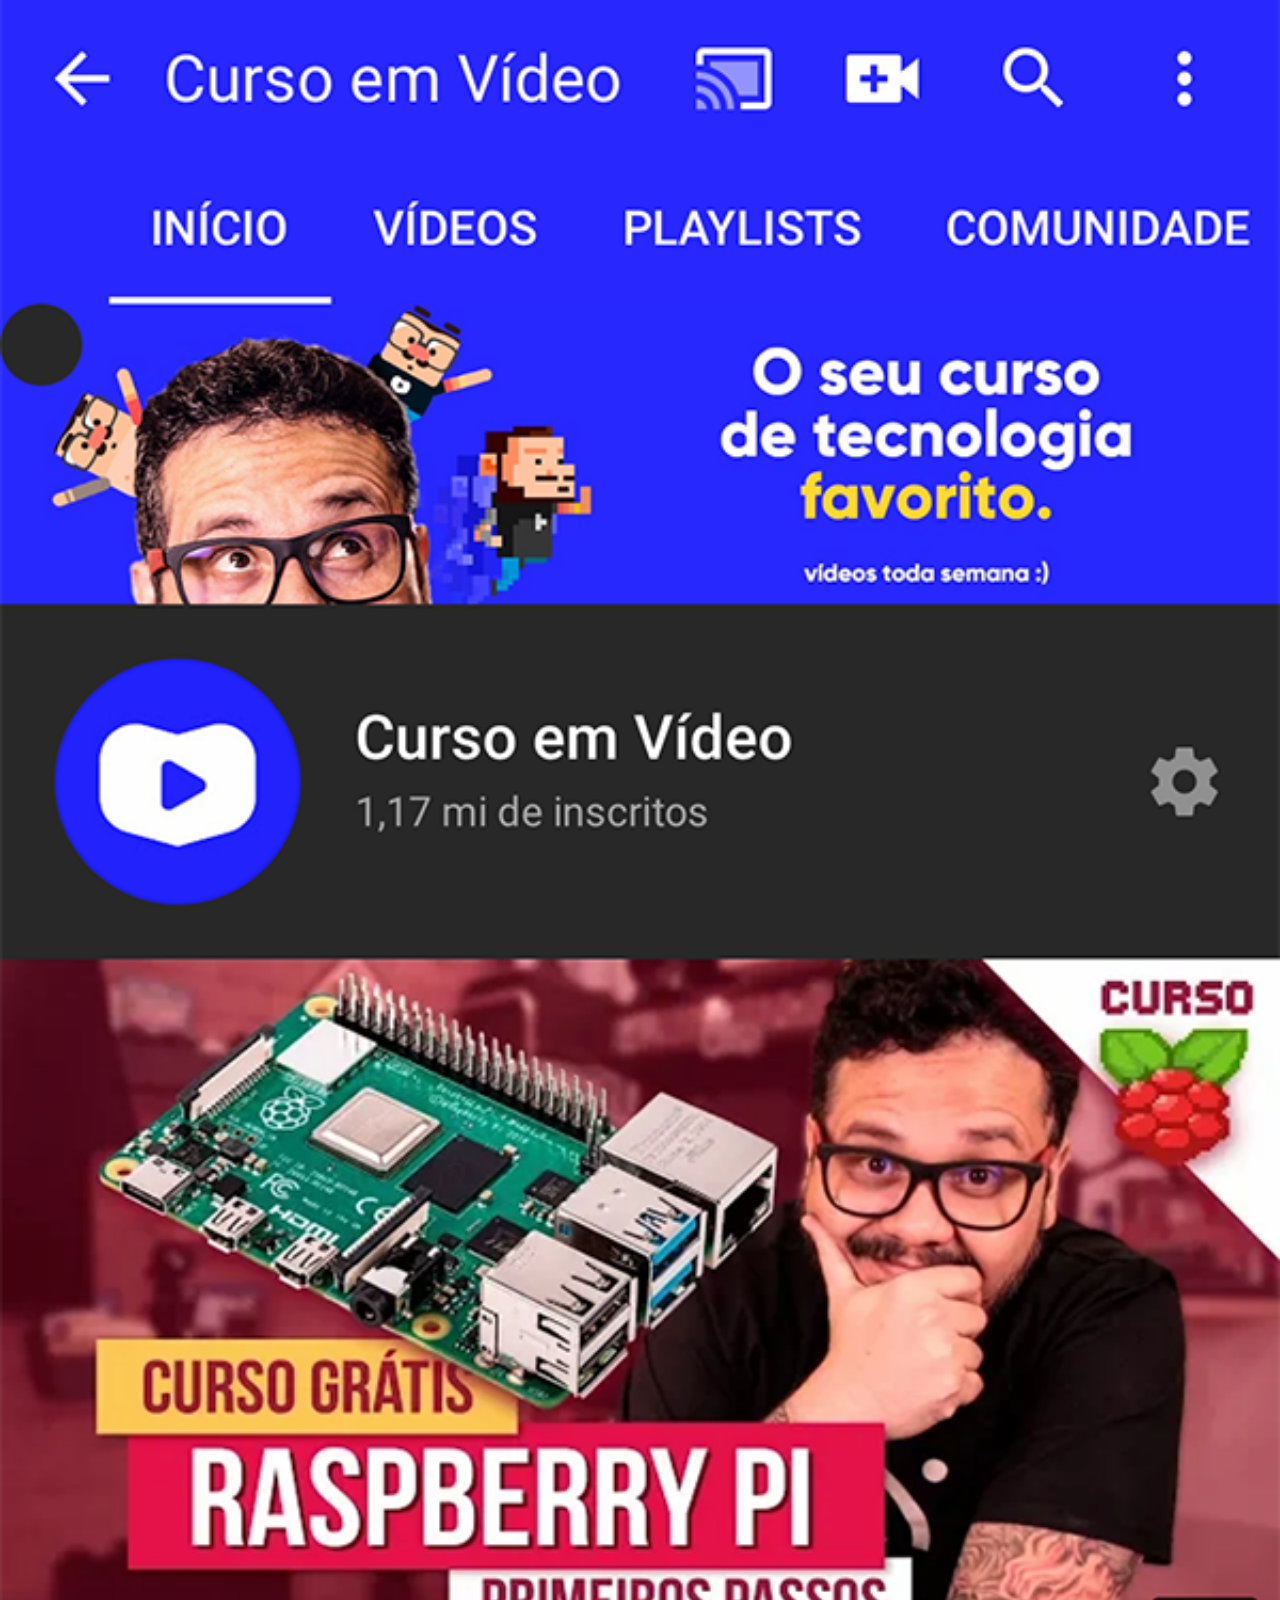
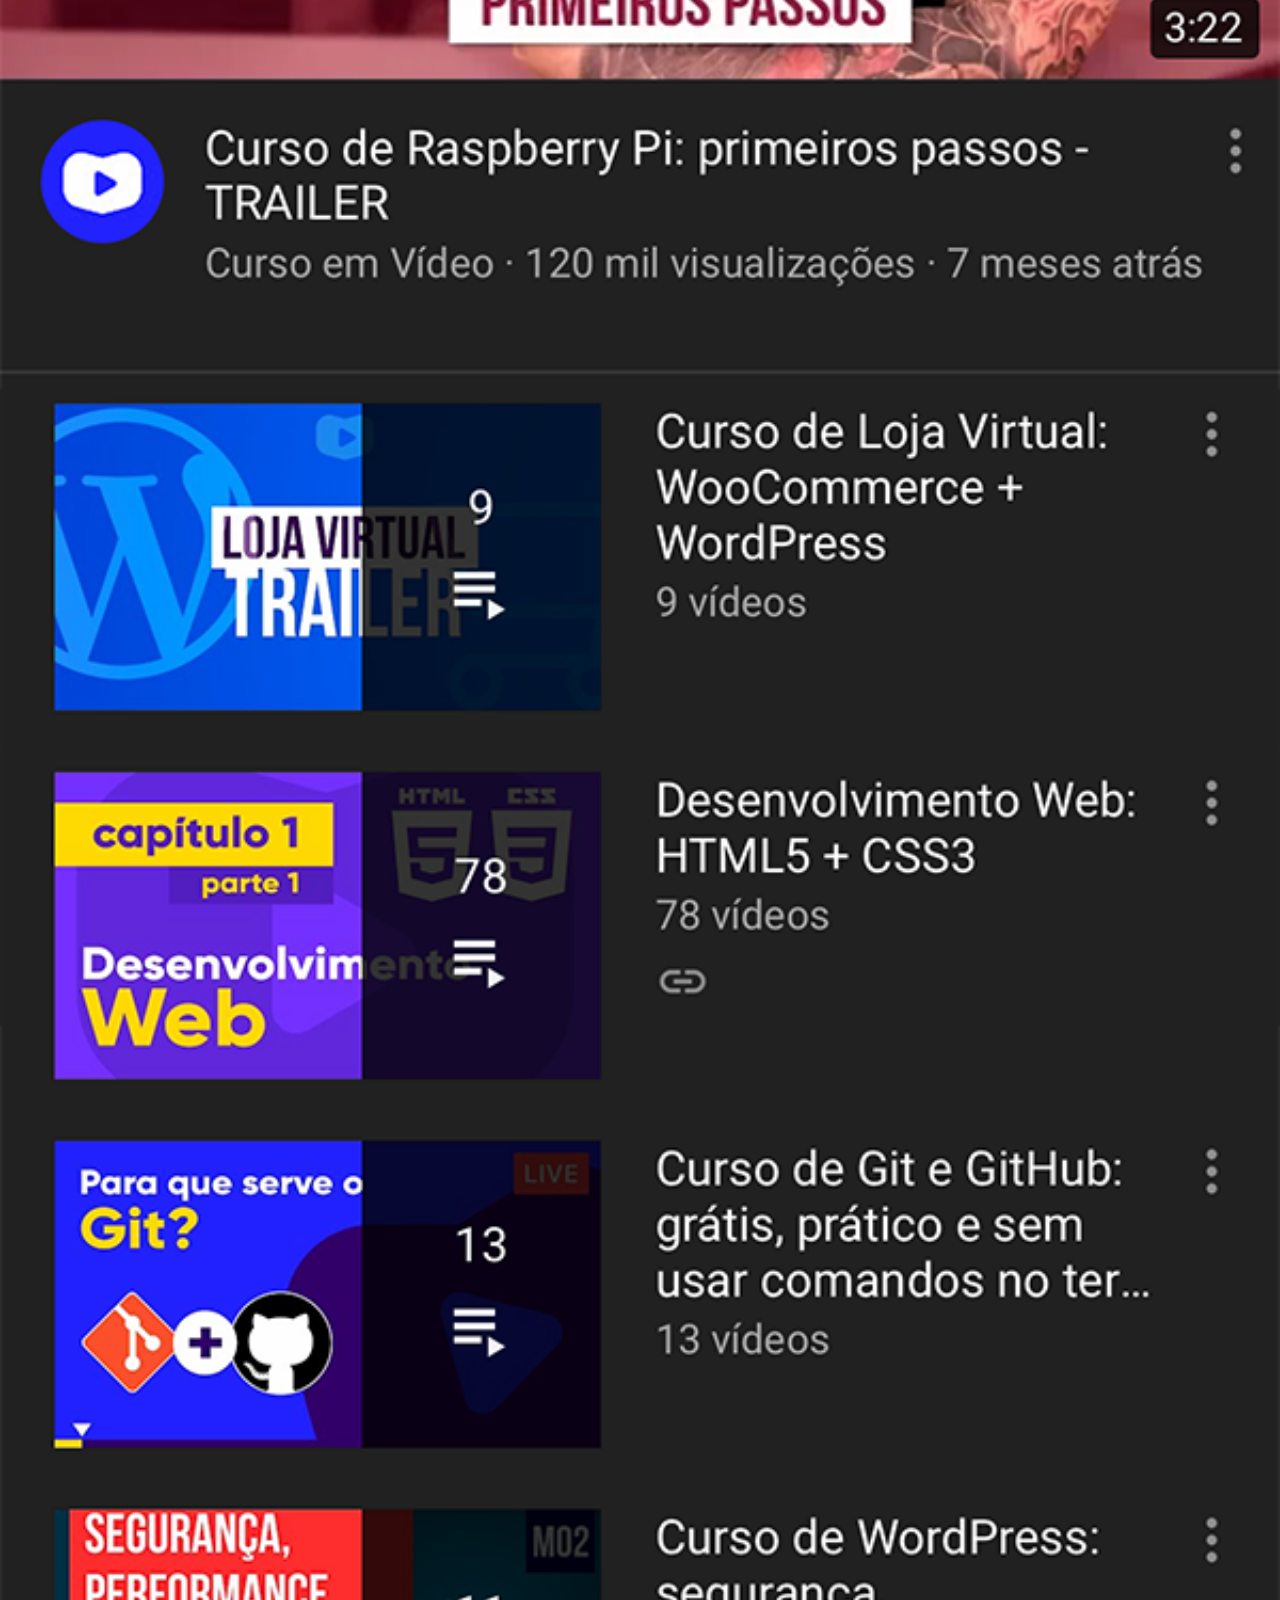
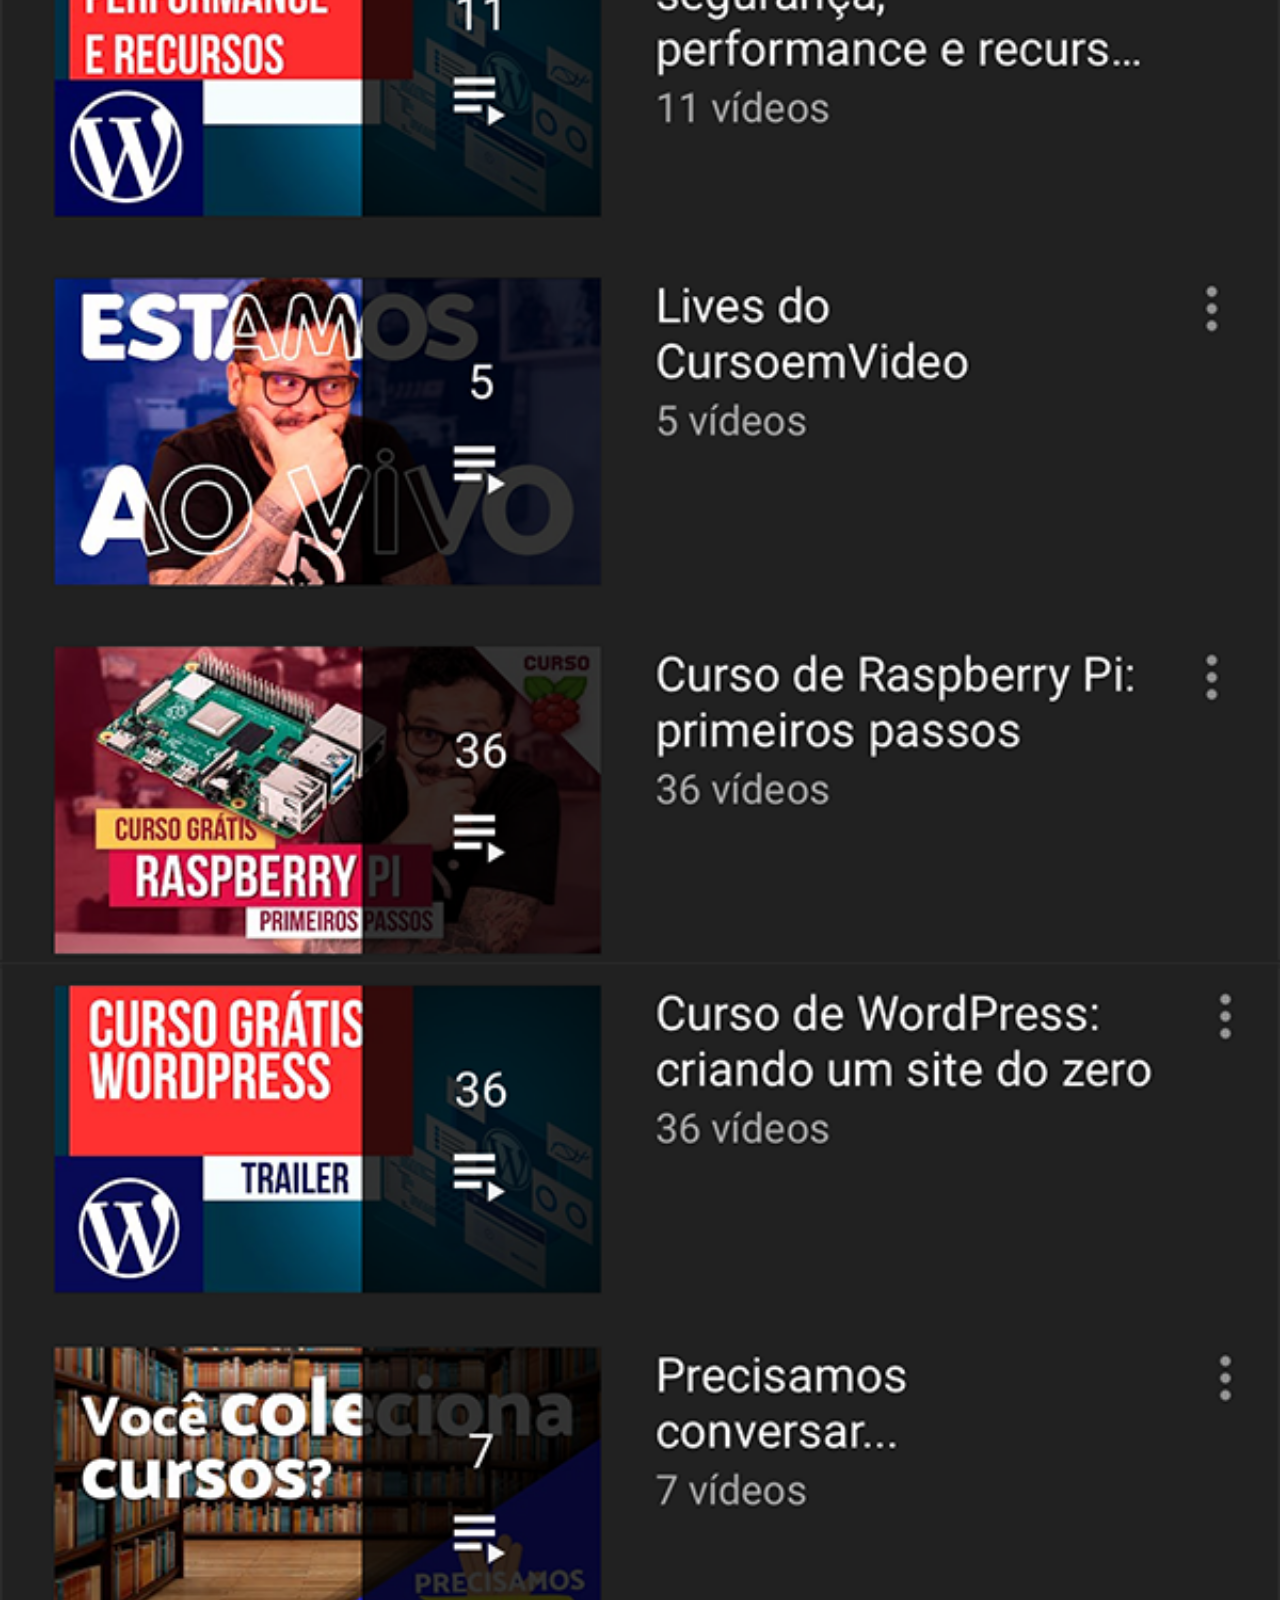
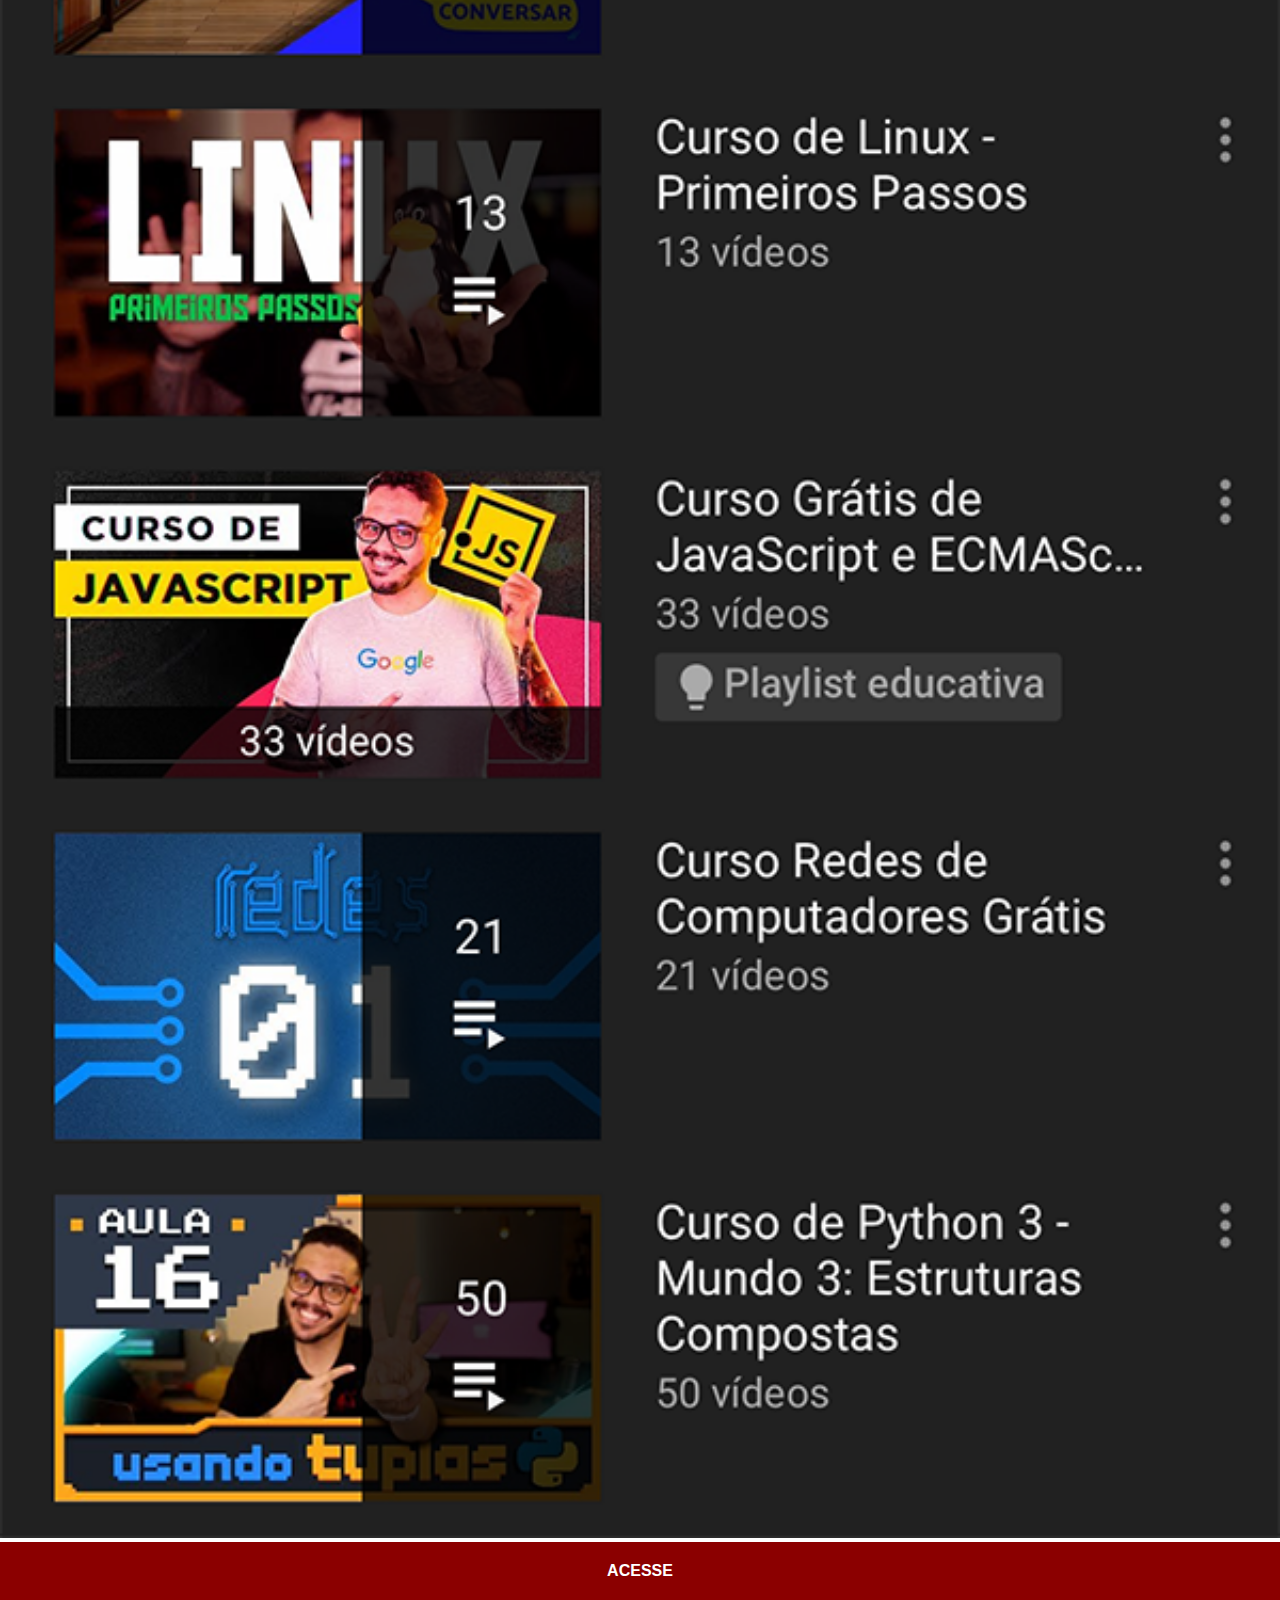
<file: youtube.html>
<!DOCTYPE html>
<html lang="pt-br">
<head>
    <meta charset="UTF-8">
    <meta name="viewport" content="width=device-width, initial-scale=1.0">
    <title>YouTube</title>
    <link rel="stylesheet" href="estilos/social.css">
</head>
<body>
    <img src="imagens/tela-youtube.png" alt="YouTube">
    <a href="https://www.youtube.com/@CursoemVideo/playlists" target="_blank">ACESSE</a>
</body>
</html>
</file>
<file: estilo/style.css>
@charset "UTF-8";

*{
    margin: 0px;
    padding: 0px;
    font-family: Arial, Helvetica, sans-serif;
}

html, body{
    height: 100vh;
    width: 100vw;
    background-color: black;
}
body{
    background: url('../imagens/fundo-madeira.jpg') no-repeat top center;
    background-size: cover;
    background-attachment: fixed;
}
main{
    height: 100vh;
    position: relative;
}

section#telefone {
    position: absolute;
    top: 50%;
    left: 50%;
    transform: translate(-50%, -50%);
    height: 627px;
    width: 311px;
    background-color: blue;
    background: url('../imagens/frame-iphone.png') no-repeat;
}

iframe#tela {
    position: relative;
    top: 80px;
    left: 22px;
    width: 267px;
    height: 471px;
}

section#redes-sociais img{
    width: 50px;
    margin: 10px;
    border-radius: 50%;
    box-shadow: 2px 2px 5px rgba(0, 0, 0, 0.41);
}

section#redes-sociais{
    text-align: right;
}
section#redes-sociais img:hover {
    border: 2px solid rgba(255, 255, 255, 0.564);
    transform: translate(-3px, -3px);
    box-shadow: 5px 5px 10px rgba(0, 0, 0, 0.615);
    transition: transform .3s border 1s;
}
</file>
<file: estilos/social.css>
@charset "UTF-8";
*{
    margin: 0px;
    padding: 0px;
    font-family: Arial, Helvetica, sans-serif;
}
::-webkit-scrollbar{
width: 0px;
height: 0px;
}
img{
width: 100vw;
}
a{
display: block;
background-color: darkred;
color: white;
padding: 20px;
text-align: center;
font-weight: bolder;
text-decoration: none;
}
a:hover{
background-color: red;
}
</file>
